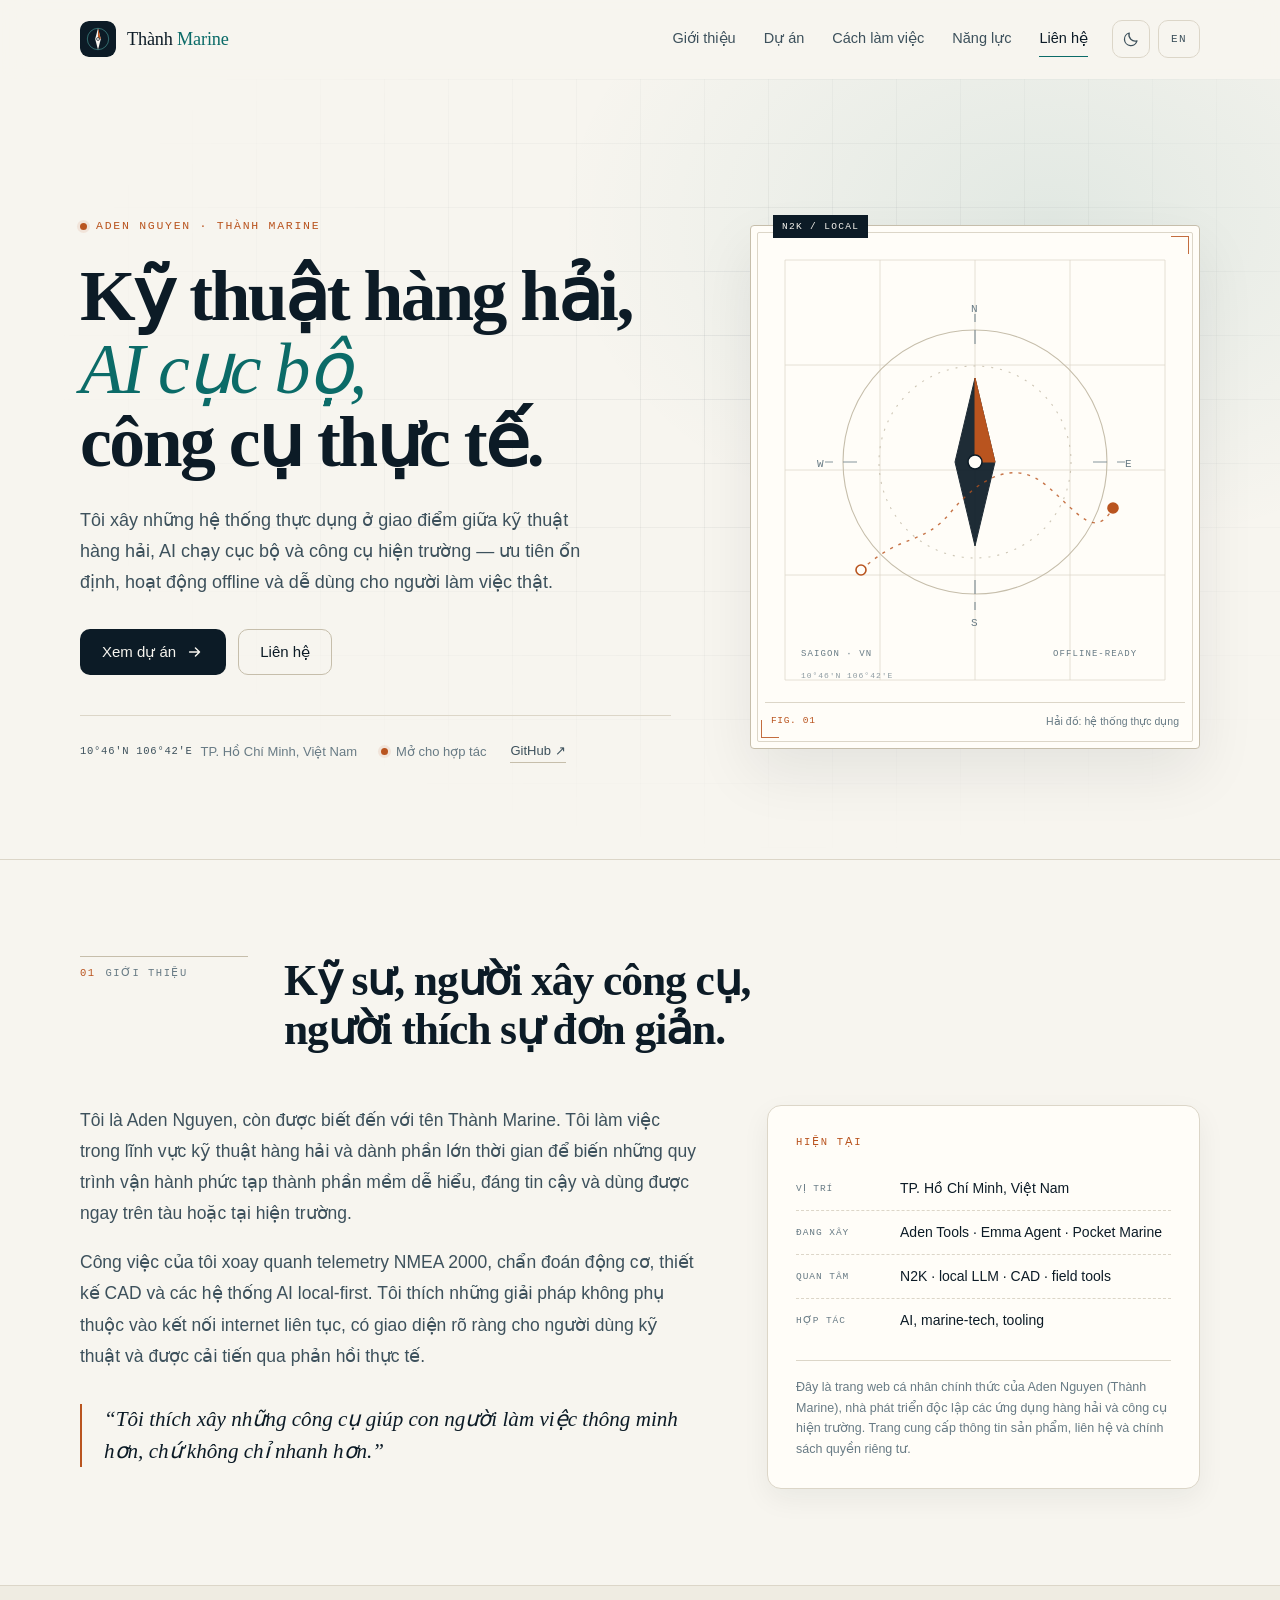
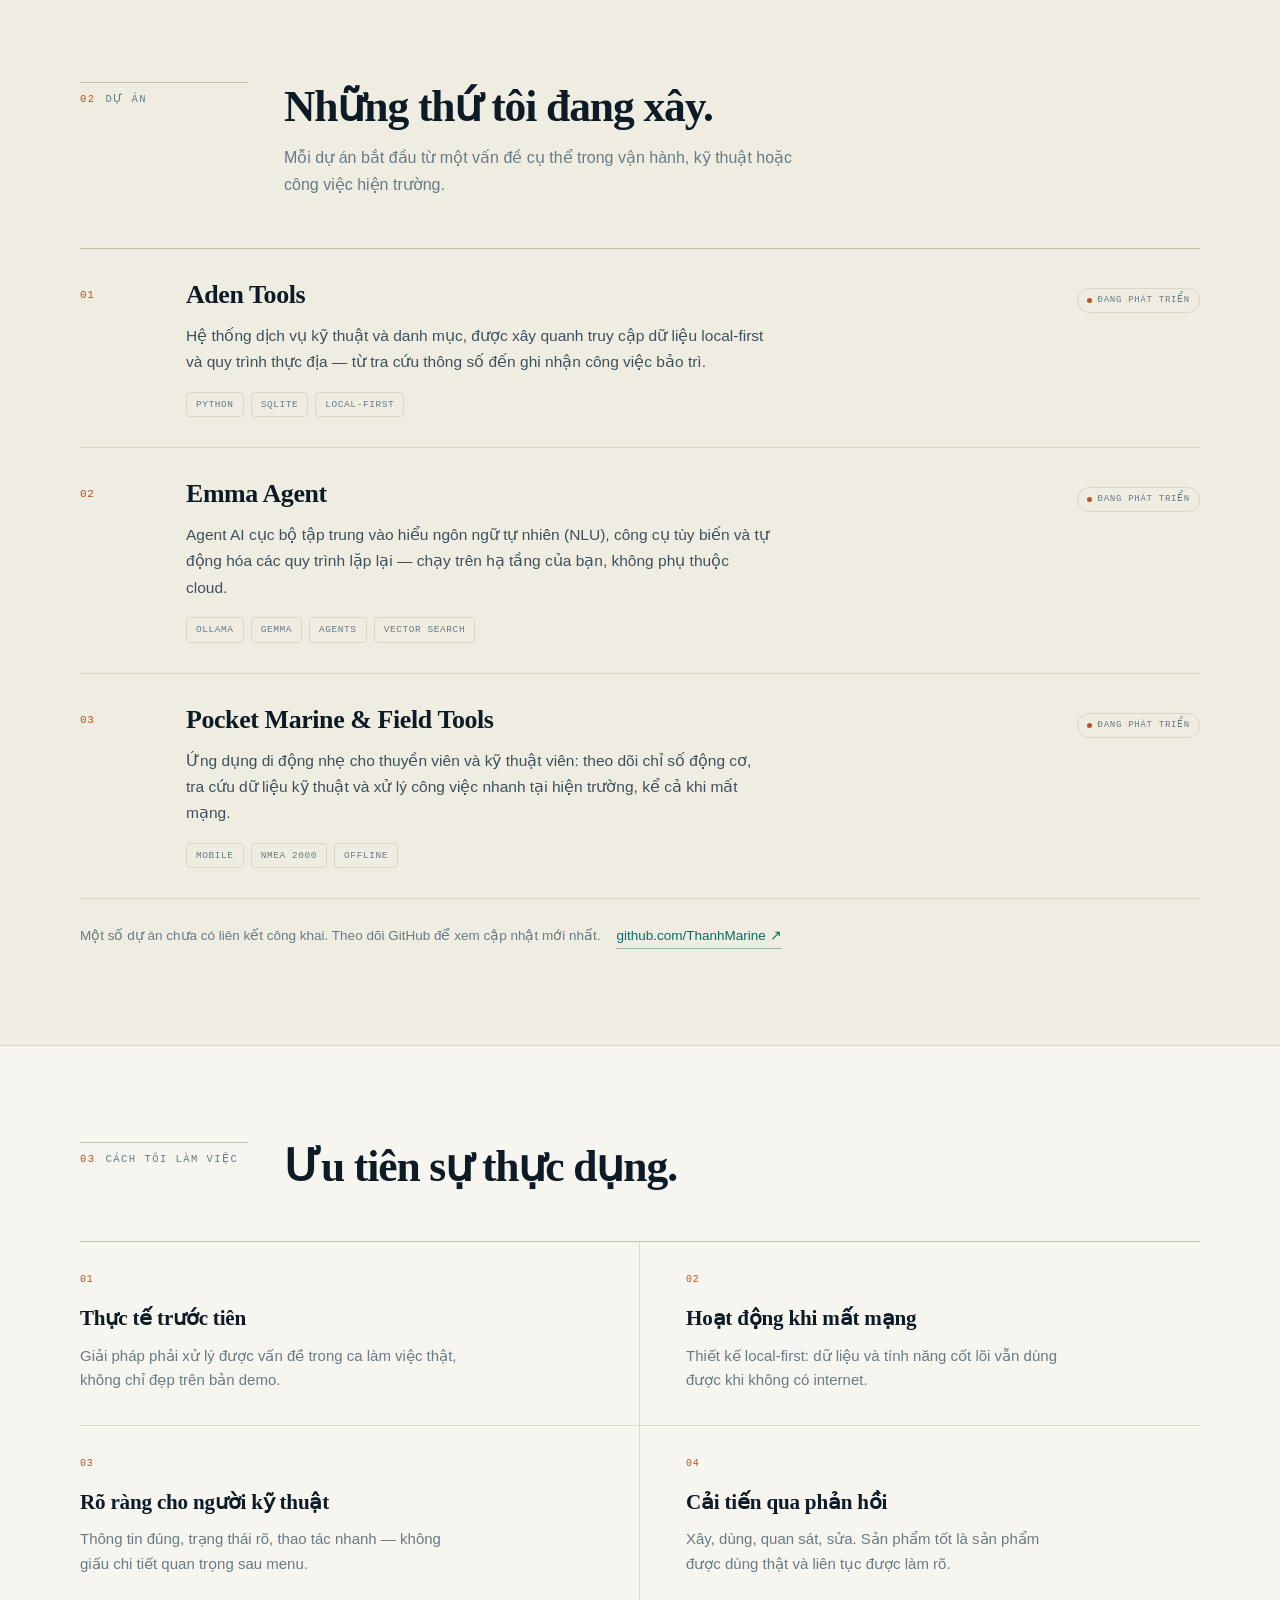
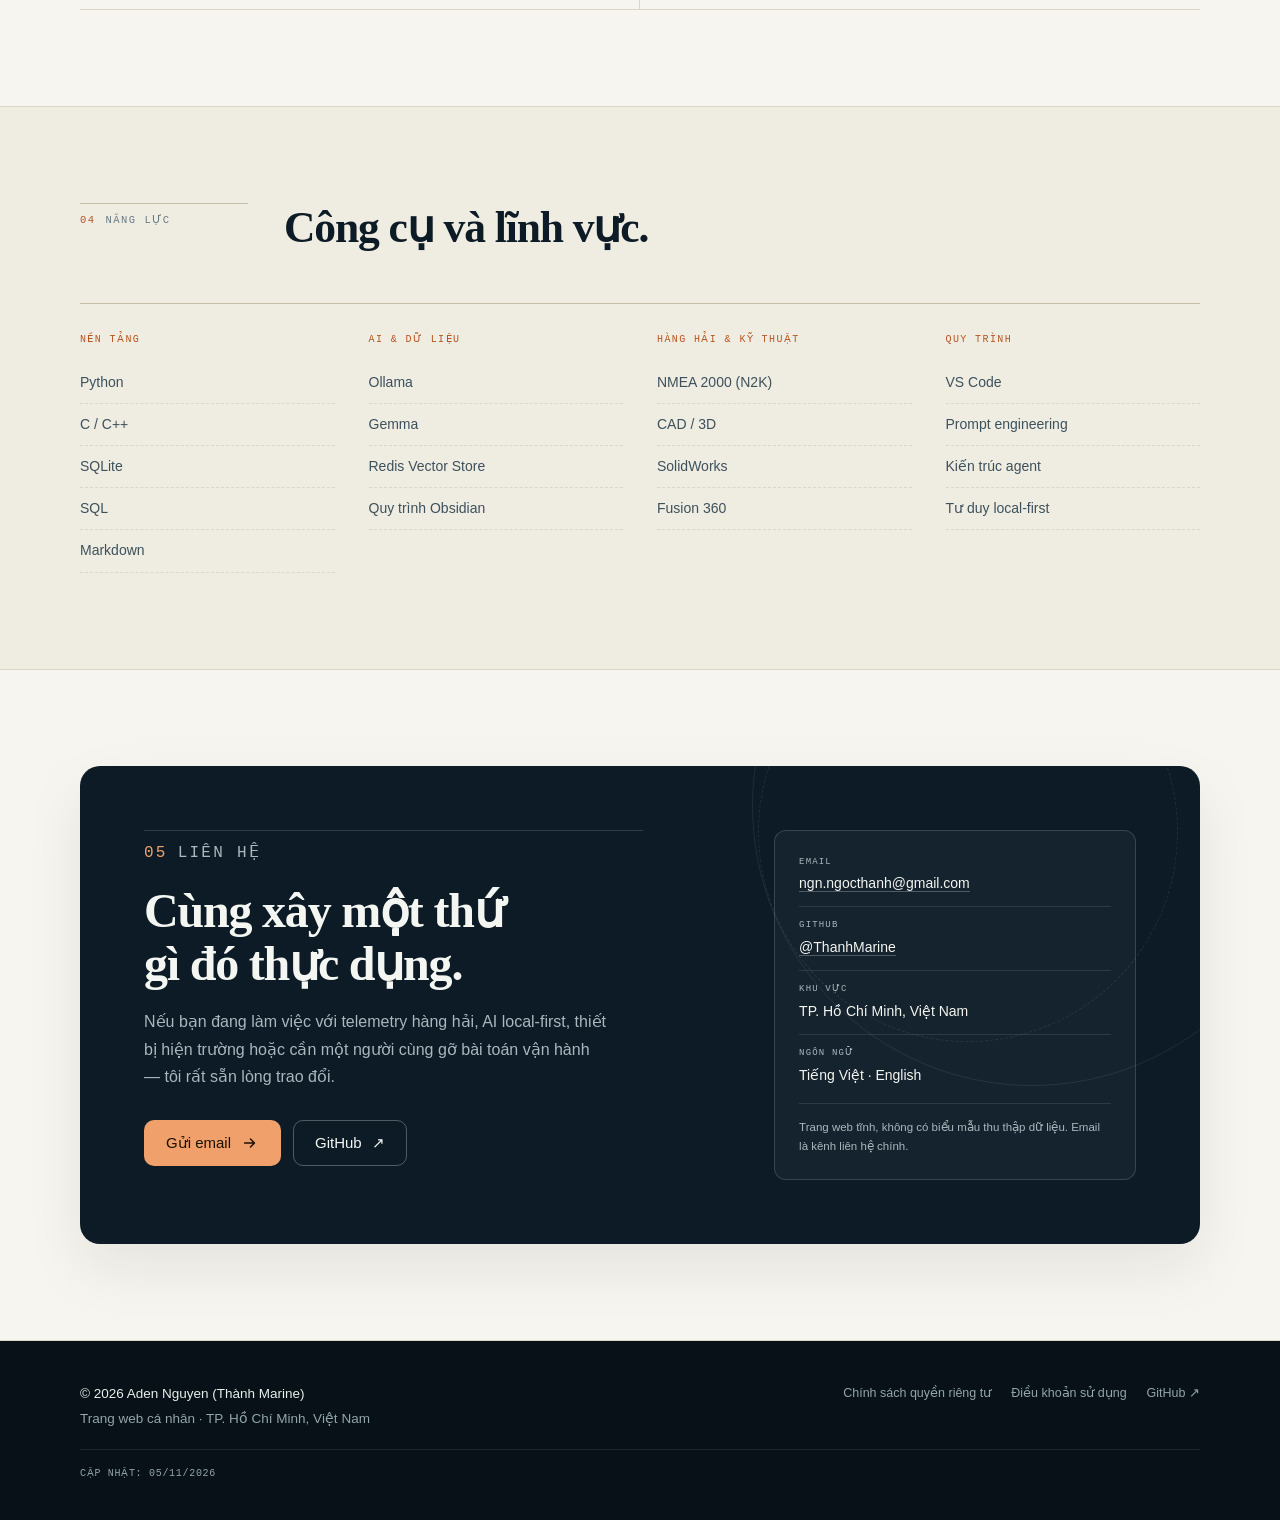
<file: index.html>
<!doctype html>
<html lang="vi" data-theme="light"
      data-title-vi="Thành Marine — Kỹ sư hàng hải &amp; AI local-first"
      data-title-en="Thành Marine — Marine engineer &amp; local-first AI"
      data-desc-vi="Trang web cá nhân của Aden Nguyen (Thành Marine) — kỹ thuật hàng hải, NMEA 2000, AI chạy cục bộ và công cụ hiện trường. TP. Hồ Chí Minh, Việt Nam."
      data-desc-en="Personal website of Aden Nguyen (Thành Marine) — marine engineering, NMEA 2000 telemetry, local-first AI and field tools. Ho Chi Minh City, Vietnam.">
<head>
  <meta charset="utf-8">
  <meta name="viewport" content="width=device-width, initial-scale=1">
  <script>
    (function () {
      try {
        var saved = localStorage.getItem("tm-theme");
        var systemDark = window.matchMedia("(prefers-color-scheme: dark)").matches;
        document.documentElement.dataset.theme = saved || (systemDark ? "dark" : "light");
      } catch (error) {
        document.documentElement.dataset.theme = "light";
      }
      document.documentElement.classList.add("js");
    }());
  </script>

  <title>Thành Marine — Kỹ sư hàng hải &amp; AI local-first</title>
  <meta name="description" content="Trang web cá nhân của Aden Nguyen (Thành Marine) — kỹ thuật hàng hải, NMEA 2000, AI chạy cục bộ và công cụ hiện trường. TP. Hồ Chí Minh, Việt Nam.">
  <meta name="author" content="Aden Nguyen (Thành Marine)">
  <meta name="robots" content="index, follow, max-image-preview:large">
  <link rel="canonical" href="https://thanhmarine.viettest.io.vn/">

  <meta name="theme-color" content="#f7f5ef" media="(prefers-color-scheme: light)">
  <meta name="theme-color" content="#0b141a" media="(prefers-color-scheme: dark)">

  <!-- Google Search Console: thay giá trị bên dưới bằng mã xác minh của bạn rồi deploy lại. -->
  <meta name="google-site-verification" content="q1OjDhD7LoE_d_2PK3yNcSdi1P-nhy2o2iU44FEBF3k">

  <meta property="og:type" content="website">
  <meta property="og:site_name" content="Thành Marine">
  <meta property="og:title" content="Thành Marine — Marine engineer &amp; local-first AI">
  <meta property="og:description" content="Marine engineering, NMEA 2000 telemetry, local-first AI and practical field tools. Based in Ho Chi Minh City, Vietnam.">
  <meta property="og:url" content="https://thanhmarine.viettest.io.vn/">
  <meta property="og:image" content="https://thanhmarine.viettest.io.vn/assets/og-image.png">
  <meta property="og:image:width" content="1200">
  <meta property="og:image:height" content="630">
  <meta property="og:image:alt" content="Thành Marine — marine engineering, local-first AI and field tools">
  <meta property="og:locale" content="vi_VN">
  <meta property="og:locale:alternate" content="en_US">
  <meta name="twitter:card" content="summary_large_image">
  <meta name="twitter:title" content="Thành Marine — Marine engineer &amp; local-first AI">
  <meta name="twitter:description" content="Marine engineering, NMEA 2000 telemetry, local-first AI and practical field tools.">
  <meta name="twitter:image" content="https://thanhmarine.viettest.io.vn/assets/og-image.png">

  <link rel="icon" href="assets/favicon.svg" type="image/svg+xml">
  <link rel="apple-touch-icon" href="assets/apple-touch-icon.png">
  <link rel="manifest" href="site.webmanifest">
  <link rel="stylesheet" href="style.css">

  <script type="application/ld+json">
  {
    "@context": "https://schema.org",
    "@type": "Person",
    "name": "Aden Nguyen",
    "alternateName": ["Thành Marine", "ThanhMarine"],
    "url": "https://thanhmarine.viettest.io.vn/",
    "image": "https://thanhmarine.viettest.io.vn/assets/apple-touch-icon.png",
    "jobTitle": "Marine engineer and software builder",
    "description": "Marine engineer building local-first AI systems and practical field tools for marine operations.",
    "email": "mailto:ngn.ngocthanh@gmail.com",
    "address": {
      "@type": "PostalAddress",
      "addressLocality": "Ho Chi Minh City",
      "addressCountry": "VN"
    },
    "sameAs": ["https://github.com/ThanhMarine"],
    "knowsAbout": [
      "Marine engineering",
      "NMEA 2000",
      "Engine diagnostics",
      "Local-first AI",
      "Ollama",
      "SQLite",
      "CAD"
    ]
  }
  </script>
</head>
<body>
  <a class="skip-link" href="#main">Bỏ qua điều hướng</a>

  <header class="site-header" id="top">
    <div class="shell header-inner">
      <a class="brand" href="#top" aria-label="Thành Marine — về đầu trang">
        <svg class="brand-mark" viewBox="0 0 64 64" aria-hidden="true" focusable="false">
          <rect width="64" height="64" rx="14" fill="#0c1b26"></rect>
          <circle cx="32" cy="32" r="19" fill="none" stroke="#67d8cf" stroke-width="1.4" opacity=".55"></circle>
          <path d="M32 13 L37 32 L32 51 L27 32 Z" fill="#f7f5ef"></path>
          <path d="M32 13 L37 32 L32 32 Z" fill="#b9541f"></path>
          <circle cx="32" cy="32" r="2.6" fill="#f7f5ef" stroke="#0c1b26" stroke-width="1.2"></circle>
        </svg>
        <span class="brand-text">Thành <em>Marine</em></span>
      </a>

      <nav class="site-nav" id="site-nav" aria-label="Điều hướng chính">
        <a href="#about" data-vi="Giới thiệu" data-en="About">Giới thiệu</a>
        <a href="#work" data-vi="Dự án" data-en="Work">Dự án</a>
        <a href="#approach" data-vi="Cách làm việc" data-en="Approach">Cách làm việc</a>
        <a href="#stack" data-vi="Năng lực" data-en="Stack">Năng lực</a>
        <a href="#contact" data-vi="Liên hệ" data-en="Contact">Liên hệ</a>
      </nav>

      <div class="header-tools">
        <button class="icon-button theme-toggle" id="themeToggle" type="button" aria-label="Chuyển giao diện sáng/tối" data-aria-vi="Chuyển giao diện sáng/tối" data-aria-en="Toggle light and dark theme">
          <svg class="icon icon-sun" viewBox="0 0 24 24" aria-hidden="true" focusable="false">
            <circle cx="12" cy="12" r="4.2"></circle>
            <path d="M12 2.5v2.2M12 19.3v2.2M4.6 4.6l1.6 1.6M17.8 17.8l1.6 1.6M2.5 12h2.2M19.3 12h2.2M4.6 19.4l1.6-1.6M17.8 6.2l1.6-1.6"></path>
          </svg>
          <svg class="icon icon-moon" viewBox="0 0 24 24" aria-hidden="true" focusable="false">
            <path d="M20 14.4A8.4 8.4 0 0 1 9.6 4a8.5 8.5 0 1 0 10.4 10.4Z"></path>
          </svg>
        </button>
        <button class="lang-button" id="langToggle" type="button" aria-label="Switch to English" data-aria-vi="Chuyển sang tiếng Anh" data-aria-en="Chuyển sang tiếng Việt">
          <span class="lang-label">EN</span>
        </button>
        <button class="menu-button" id="menuToggle" type="button" aria-expanded="false" aria-controls="site-nav" aria-label="Mở menu" data-aria-vi="Mở menu" data-aria-en="Open menu">
          <span></span><span></span><span></span>
        </button>
      </div>
    </div>
  </header>

  <main id="main">
    <section class="hero" aria-labelledby="hero-title">
      <div class="shell hero-grid">
        <div class="hero-copy">
          <p class="eyebrow"><span class="status-dot" aria-hidden="true"></span> Aden Nguyen · Thành Marine</p>
          <h1 id="hero-title">
            <span data-vi="Kỹ thuật hàng hải," data-en="Marine engineering,">Kỹ thuật hàng hải,</span><br>
            <span class="accent" data-vi="AI cục bộ," data-en="local-first AI,">AI cục bộ,</span><br>
            <span data-vi="công cụ thực tế." data-en="tools that work.">công cụ thực tế.</span>
          </h1>
          <p class="lede" data-vi="Tôi xây những hệ thống thực dụng ở giao điểm giữa kỹ thuật hàng hải, AI chạy cục bộ và công cụ hiện trường — ưu tiên ổn định, hoạt động offline và dễ dùng cho người làm việc thật." data-en="I build practical systems where marine engineering, local-first AI and field tooling meet — reliable, offline-friendly, and designed for people doing real work.">
            Tôi xây những hệ thống thực dụng ở giao điểm giữa kỹ thuật hàng hải, AI chạy cục bộ và công cụ hiện trường — ưu tiên ổn định, hoạt động offline và dễ dùng cho người làm việc thật.
          </p>
          <div class="hero-actions">
            <a class="button button-primary" href="#work">
              <span data-vi="Xem dự án" data-en="See the work">Xem dự án</span>
              <svg viewBox="0 0 20 20" aria-hidden="true" focusable="false"><path d="M4 10h11M10.5 5.5 15 10l-4.5 4.5"></path></svg>
            </a>
            <a class="button button-ghost" href="mailto:ngn.ngocthanh@gmail.com?subject=Hello%20Th%C3%A0nh%20Marine">
              <span data-vi="Liên hệ" data-en="Get in touch">Liên hệ</span>
            </a>
          </div>
          <ul class="hero-meta">
            <li><span class="mono">10°46′N 106°42′E</span> <span data-vi="TP. Hồ Chí Minh, Việt Nam" data-en="Ho Chi Minh City, Vietnam">TP. Hồ Chí Minh, Việt Nam</span></li>
            <li><span class="status-dot" aria-hidden="true"></span> <span data-vi="Mở cho hợp tác" data-en="Open to collaboration">Mở cho hợp tác</span></li>
            <li><a href="https://github.com/ThanhMarine" target="_blank" rel="noopener noreferrer">GitHub <span aria-hidden="true">↗</span></a></li>
          </ul>
        </div>

        <div class="hero-figure" aria-hidden="true">
          <div class="chart">
            <span class="chart-tag">N2K / LOCAL</span>
            <span class="chart-corner chart-corner-tr"></span>
            <span class="chart-corner chart-corner-bl"></span>
            <svg viewBox="0 0 420 460" role="presentation" focusable="false">
              <g class="chart-grid">
                <path d="M20 20h380v420H20z"></path>
                <path d="M20 125h380M20 230h380M20 335h380M115 20v420M210 20v420M305 20v420"></path>
              </g>
              <circle class="chart-ring" cx="210" cy="222" r="132"></circle>
              <circle class="chart-ring chart-ring-faint" cx="210" cy="222" r="96"></circle>
              <g class="chart-ticks">
                <path d="M210 90v14M210 340v14M78 222h14M328 222h14"></path>
                <path d="M210 74v8M210 362v8M60 222h8M352 222h8"></path>
              </g>
              <g class="chart-compass">
                <text x="210" y="72" text-anchor="middle">N</text>
                <text x="210" y="386" text-anchor="middle">S</text>
                <text x="56" y="227" text-anchor="middle">W</text>
                <text x="364" y="227" text-anchor="middle">E</text>
              </g>
              <path class="chart-needle" d="M210 138 L230 222 L210 306 L190 222 Z"></path>
              <path class="chart-needle-accent" d="M210 138 L230 222 L210 222 Z"></path>
              <circle class="chart-hub" cx="210" cy="222" r="7"></circle>
              <path class="chart-route" d="M96 330 C138 292 158 306 186 272 S250 218 282 246 S330 300 348 268"></path>
              <circle class="chart-point" cx="96" cy="330" r="5"></circle>
              <circle class="chart-point chart-point-accent" cx="348" cy="268" r="5"></circle>
              <text class="chart-note" x="36" y="416">SAIGON · VN</text>
              <text class="chart-note" x="288" y="416">OFFLINE-READY</text>
              <text class="chart-note chart-note-small" x="36" y="438">10°46′N 106°42′E</text>
            </svg>
            <div class="chart-footer">
              <span class="mono">FIG. 01</span>
              <span data-vi="Hải đồ: hệ thống thực dụng" data-en="Chart: practical systems">Hải đồ: hệ thống thực dụng</span>
            </div>
          </div>
        </div>
      </div>
    </section>

    <section class="section" id="about" aria-labelledby="about-title">
      <div class="shell">
        <div class="section-head reveal">
          <p class="kicker"><span>01</span> <span data-vi="Giới thiệu" data-en="About">Giới thiệu</span></p>
          <h2 id="about-title" data-vi="Kỹ sư, người xây công cụ, người thích sự đơn giản." data-en="Engineer, toolmaker, and a fan of simple systems.">Kỹ sư, người xây công cụ, người thích sự đơn giản.</h2>
        </div>

        <div class="about-grid">
          <div class="prose reveal">
            <p data-vi="Tôi là Aden Nguyen, còn được biết đến với tên Thành Marine. Tôi làm việc trong lĩnh vực kỹ thuật hàng hải và dành phần lớn thời gian để biến những quy trình vận hành phức tạp thành phần mềm dễ hiểu, đáng tin cậy và dùng được ngay trên tàu hoặc tại hiện trường." data-en="I'm Aden Nguyen, also known as Thành Marine. I work in marine engineering and spend most of my time turning messy operational workflows into software that is clear, reliable and usable right on board or in the field.">
              Tôi là Aden Nguyen, còn được biết đến với tên Thành Marine. Tôi làm việc trong lĩnh vực kỹ thuật hàng hải và dành phần lớn thời gian để biến những quy trình vận hành phức tạp thành phần mềm dễ hiểu, đáng tin cậy và dùng được ngay trên tàu hoặc tại hiện trường.
            </p>
            <p data-vi="Công việc của tôi xoay quanh telemetry NMEA 2000, chẩn đoán động cơ, thiết kế CAD và các hệ thống AI local-first. Tôi thích những giải pháp không phụ thuộc vào kết nối internet liên tục, có giao diện rõ ràng cho người dùng kỹ thuật và được cải tiến qua phản hồi thực tế." data-en="My work revolves around NMEA 2000 telemetry, engine diagnostics, CAD design and local-first AI systems. I favour solutions that don't depend on a constant internet connection, give technical users a clear interface, and improve through real feedback.">
              Công việc của tôi xoay quanh telemetry NMEA 2000, chẩn đoán động cơ, thiết kế CAD và các hệ thống AI local-first. Tôi thích những giải pháp không phụ thuộc vào kết nối internet liên tục, có giao diện rõ ràng cho người dùng kỹ thuật và được cải tiến qua phản hồi thực tế.
            </p>
            <blockquote>
              <p data-vi="“Tôi thích xây những công cụ giúp con người làm việc thông minh hơn, chứ không chỉ nhanh hơn.”" data-en="“I like building tools that help humans work smarter, not just faster.”">“Tôi thích xây những công cụ giúp con người làm việc thông minh hơn, chứ không chỉ nhanh hơn.”</p>
            </blockquote>
          </div>

          <aside class="fact-card reveal" aria-label="Thông tin nhanh">
            <h3 data-vi="Hiện tại" data-en="At a glance">Hiện tại</h3>
            <dl>
              <div>
                <dt data-vi="Vị trí" data-en="Based in">Vị trí</dt>
                <dd data-vi="TP. Hồ Chí Minh, Việt Nam" data-en="Ho Chi Minh City, Vietnam">TP. Hồ Chí Minh, Việt Nam</dd>
              </div>
              <div>
                <dt data-vi="Đang xây" data-en="Building">Đang xây</dt>
                <dd>Aden Tools · Emma Agent · Pocket Marine</dd>
              </div>
              <div>
                <dt data-vi="Quan tâm" data-en="Interests">Quan tâm</dt>
                <dd>N2K · local LLM · CAD · field tools</dd>
              </div>
              <div>
                <dt data-vi="Hợp tác" data-en="Open to">Hợp tác</dt>
                <dd data-vi="AI, marine-tech, tooling" data-en="AI, marine-tech, tooling">AI, marine-tech, tooling</dd>
              </div>
            </dl>
            <p class="identity-note" data-vi="Đây là trang web cá nhân chính thức của Aden Nguyen (Thành Marine), nhà phát triển độc lập các ứng dụng hàng hải và công cụ hiện trường. Trang cung cấp thông tin sản phẩm, liên hệ và chính sách quyền riêng tư." data-en="This is the official personal website of Aden Nguyen (Thành Marine), an independent developer of marine and field tools. It provides product information, contact details and the privacy policy.">
              Đây là trang web cá nhân chính thức của Aden Nguyen (Thành Marine), nhà phát triển độc lập các ứng dụng hàng hải và công cụ hiện trường. Trang cung cấp thông tin sản phẩm, liên hệ và chính sách quyền riêng tư.
            </p>
          </aside>
        </div>
      </div>
    </section>

    <section class="section section-tint" id="work" aria-labelledby="work-title">
      <div class="shell">
        <div class="section-head reveal">
          <p class="kicker"><span>02</span> <span data-vi="Dự án" data-en="Work">Dự án</span></p>
          <h2 id="work-title" data-vi="Những thứ tôi đang xây." data-en="What I'm building.">Những thứ tôi đang xây.</h2>
          <p class="section-intro" data-vi="Mỗi dự án bắt đầu từ một vấn đề cụ thể trong vận hành, kỹ thuật hoặc công việc hiện trường." data-en="Every project starts with a specific problem in operations, engineering or field work.">Mỗi dự án bắt đầu từ một vấn đề cụ thể trong vận hành, kỹ thuật hoặc công việc hiện trường.</p>
        </div>

        <div class="project-list">
          <article class="project reveal">
            <p class="project-index mono">01</p>
            <div class="project-body">
              <div class="project-top">
                <h3>Aden Tools</h3>
                <span class="status" data-vi="Đang phát triển" data-en="In development">Đang phát triển</span>
              </div>
              <p data-vi="Hệ thống dịch vụ kỹ thuật và danh mục, được xây quanh truy cập dữ liệu local-first và quy trình thực địa — từ tra cứu thông số đến ghi nhận công việc bảo trì." data-en="A technical service and catalog system built around local-first data access and field workflows — from parts lookup to maintenance records.">
                Hệ thống dịch vụ kỹ thuật và danh mục, được xây quanh truy cập dữ liệu local-first và quy trình thực địa — từ tra cứu thông số đến ghi nhận công việc bảo trì.
              </p>
              <ul class="tags" aria-label="Công nghệ">
                <li>Python</li><li>SQLite</li><li>Local-first</li>
              </ul>
            </div>
          </article>

          <article class="project reveal">
            <p class="project-index mono">02</p>
            <div class="project-body">
              <div class="project-top">
                <h3>Emma Agent</h3>
                <span class="status" data-vi="Đang phát triển" data-en="In development">Đang phát triển</span>
              </div>
              <p data-vi="Agent AI cục bộ tập trung vào hiểu ngôn ngữ tự nhiên (NLU), công cụ tùy biến và tự động hóa các quy trình lặp lại — chạy trên hạ tầng của bạn, không phụ thuộc cloud." data-en="A local AI agent focused on natural-language understanding, custom tools and automating repetitive workflows — running on your own infrastructure, not in the cloud.">
                Agent AI cục bộ tập trung vào hiểu ngôn ngữ tự nhiên (NLU), công cụ tùy biến và tự động hóa các quy trình lặp lại — chạy trên hạ tầng của bạn, không phụ thuộc cloud.
              </p>
              <ul class="tags" aria-label="Công nghệ">
                <li>Ollama</li><li>Gemma</li><li>Agents</li><li>Vector search</li>
              </ul>
            </div>
          </article>

          <article class="project reveal">
            <p class="project-index mono">03</p>
            <div class="project-body">
              <div class="project-top">
                <h3>Pocket Marine &amp; Field Tools</h3>
                <span class="status" data-vi="Đang phát triển" data-en="In development">Đang phát triển</span>
              </div>
              <p data-vi="Ứng dụng di động nhẹ cho thuyền viên và kỹ thuật viên: theo dõi chỉ số động cơ, tra cứu dữ liệu kỹ thuật và xử lý công việc nhanh tại hiện trường, kể cả khi mất mạng." data-en="Lightweight mobile apps for crew and technicians: engine metrics, technical data lookup and fast field workflows — even when the network is gone.">
                Ứng dụng di động nhẹ cho thuyền viên và kỹ thuật viên: theo dõi chỉ số động cơ, tra cứu dữ liệu kỹ thuật và xử lý công việc nhanh tại hiện trường, kể cả khi mất mạng.
              </p>
              <ul class="tags" aria-label="Công nghệ">
                <li>Mobile</li><li>NMEA 2000</li><li>Offline</li>
              </ul>
            </div>
          </article>
        </div>

        <p class="fineprint reveal">
          <span data-vi="Một số dự án chưa có liên kết công khai. Theo dõi GitHub để xem cập nhật mới nhất." data-en="Some projects don't have public links yet. Follow GitHub for the latest updates.">Một số dự án chưa có liên kết công khai. Theo dõi GitHub để xem cập nhật mới nhất.</span>
          <a href="https://github.com/ThanhMarine" target="_blank" rel="noopener noreferrer">github.com/ThanhMarine <span aria-hidden="true">↗</span></a>
        </p>
      </div>
    </section>

    <section class="section" id="approach" aria-labelledby="approach-title">
      <div class="shell">
        <div class="section-head reveal">
          <p class="kicker"><span>03</span> <span data-vi="Cách tôi làm việc" data-en="Approach">Cách tôi làm việc</span></p>
          <h2 id="approach-title" data-vi="Ưu tiên sự thực dụng." data-en="Usefulness over hype.">Ưu tiên sự thực dụng.</h2>
        </div>

        <div class="principle-grid">
          <article class="principle reveal">
            <p class="principle-number mono">01</p>
            <h3 data-vi="Thực tế trước tiên" data-en="Real-world first">Thực tế trước tiên</h3>
            <p data-vi="Giải pháp phải xử lý được vấn đề trong ca làm việc thật, không chỉ đẹp trên bản demo." data-en="A solution has to solve the problem during a real shift, not just look good in a demo.">Giải pháp phải xử lý được vấn đề trong ca làm việc thật, không chỉ đẹp trên bản demo.</p>
          </article>
          <article class="principle reveal">
            <p class="principle-number mono">02</p>
            <h3 data-vi="Hoạt động khi mất mạng" data-en="Works offline">Hoạt động khi mất mạng</h3>
            <p data-vi="Thiết kế local-first: dữ liệu và tính năng cốt lõi vẫn dùng được khi không có internet." data-en="Local-first by design: core data and features keep working without an internet connection.">Thiết kế local-first: dữ liệu và tính năng cốt lõi vẫn dùng được khi không có internet.</p>
          </article>
          <article class="principle reveal">
            <p class="principle-number mono">03</p>
            <h3 data-vi="Rõ ràng cho người kỹ thuật" data-en="Clear for technical users">Rõ ràng cho người kỹ thuật</h3>
            <p data-vi="Thông tin đúng, trạng thái rõ, thao tác nhanh — không giấu chi tiết quan trọng sau menu." data-en="Accurate information, visible state, fast actions — important details are never buried in a menu.">Thông tin đúng, trạng thái rõ, thao tác nhanh — không giấu chi tiết quan trọng sau menu.</p>
          </article>
          <article class="principle reveal">
            <p class="principle-number mono">04</p>
            <h3 data-vi="Cải tiến qua phản hồi" data-en="Built through feedback">Cải tiến qua phản hồi</h3>
            <p data-vi="Xây, dùng, quan sát, sửa. Sản phẩm tốt là sản phẩm được dùng thật và liên tục được làm rõ." data-en="Build, use, observe, fix. Good products are used in the real world and continuously made clearer.">Xây, dùng, quan sát, sửa. Sản phẩm tốt là sản phẩm được dùng thật và liên tục được làm rõ.</p>
          </article>
        </div>
      </div>
    </section>

    <section class="section section-tint" id="stack" aria-labelledby="stack-title">
      <div class="shell">
        <div class="section-head reveal">
          <p class="kicker"><span>04</span> <span data-vi="Năng lực" data-en="Stack">Năng lực</span></p>
          <h2 id="stack-title" data-vi="Công cụ và lĩnh vực." data-en="Tools and domains.">Công cụ và lĩnh vực.</h2>
        </div>

        <div class="stack-grid">
          <div class="stack-group reveal">
            <h3 data-vi="Nền tảng" data-en="Core">Nền tảng</h3>
            <ul>
              <li>Python</li><li>C / C++</li><li>SQLite</li><li>SQL</li><li>Markdown</li>
            </ul>
          </div>
          <div class="stack-group reveal">
            <h3 data-vi="AI &amp; dữ liệu" data-en="AI &amp; data">AI &amp; dữ liệu</h3>
            <ul>
              <li>Ollama</li><li>Gemma</li><li>Redis Vector Store</li><li data-vi="Quy trình Obsidian" data-en="Obsidian workflows">Quy trình Obsidian</li>
            </ul>
          </div>
          <div class="stack-group reveal">
            <h3 data-vi="Hàng hải &amp; kỹ thuật" data-en="Marine &amp; engineering">Hàng hải &amp; kỹ thuật</h3>
            <ul>
              <li>NMEA 2000 (N2K)</li><li>CAD / 3D</li><li>SolidWorks</li><li>Fusion 360</li>
            </ul>
          </div>
          <div class="stack-group reveal">
            <h3 data-vi="Quy trình" data-en="Workflow">Quy trình</h3>
            <ul>
              <li>VS Code</li><li data-vi="Prompt engineering" data-en="Prompt engineering">Prompt engineering</li><li data-vi="Kiến trúc agent" data-en="Agent architecture">Kiến trúc agent</li><li data-vi="Tư duy local-first" data-en="Local-first thinking">Tư duy local-first</li>
            </ul>
          </div>
        </div>
      </div>
    </section>

    <section class="section contact-section" id="contact" aria-labelledby="contact-title">
      <div class="shell contact-panel">
        <div class="contact-copy reveal">
          <p class="kicker"><span>05</span> <span data-vi="Liên hệ" data-en="Contact">Liên hệ</span></p>
          <h2 id="contact-title" data-vi="Cùng xây một thứ gì đó thực dụng." data-en="Let's build something useful.">Cùng xây một thứ gì đó thực dụng.</h2>
          <p data-vi="Nếu bạn đang làm việc với telemetry hàng hải, AI local-first, thiết bị hiện trường hoặc cần một người cùng gỡ bài toán vận hành — tôi rất sẵn lòng trao đổi." data-en="If you work with marine telemetry, local-first AI or field devices — or need someone to untangle an operational problem — I'd be glad to talk.">
            Nếu bạn đang làm việc với telemetry hàng hải, AI local-first, thiết bị hiện trường hoặc cần một người cùng gỡ bài toán vận hành — tôi rất sẵn lòng trao đổi.
          </p>
          <div class="contact-actions">
            <a class="button button-signal" href="mailto:ngn.ngocthanh@gmail.com?subject=Hello%20Th%C3%A0nh%20Marine">
              <span data-vi="Gửi email" data-en="Send an email">Gửi email</span>
              <svg viewBox="0 0 20 20" aria-hidden="true" focusable="false"><path d="M4 10h11M10.5 5.5 15 10l-4.5 4.5"></path></svg>
            </a>
            <a class="button button-outline-light" href="https://github.com/ThanhMarine" target="_blank" rel="noopener noreferrer">GitHub <span aria-hidden="true">↗</span></a>
          </div>
        </div>

        <div class="contact-card reveal">
          <dl>
            <div>
              <dt>Email</dt>
              <dd><a href="mailto:ngn.ngocthanh@gmail.com">ngn.ngocthanh@gmail.com</a></dd>
            </div>
            <div>
              <dt>GitHub</dt>
              <dd><a href="https://github.com/ThanhMarine" target="_blank" rel="noopener noreferrer">@ThanhMarine</a></dd>
            </div>
            <div>
              <dt data-vi="Khu vực" data-en="Location">Khu vực</dt>
              <dd data-vi="TP. Hồ Chí Minh, Việt Nam" data-en="Ho Chi Minh City, Vietnam">TP. Hồ Chí Minh, Việt Nam</dd>
            </div>
            <div>
              <dt data-vi="Ngôn ngữ" data-en="Languages">Ngôn ngữ</dt>
              <dd data-vi="Tiếng Việt · English" data-en="Vietnamese · English">Tiếng Việt · English</dd>
            </div>
          </dl>
          <p class="contact-note" data-vi="Trang web tĩnh, không có biểu mẫu thu thập dữ liệu. Email là kênh liên hệ chính." data-en="This is a static site with no data-collecting forms. Email is the main contact channel.">Trang web tĩnh, không có biểu mẫu thu thập dữ liệu. Email là kênh liên hệ chính.</p>
        </div>
      </div>
    </section>
  </main>

  <footer class="site-footer">
    <div class="shell footer-inner">
      <div class="footer-brand">
        <p>© <span id="year">2026</span> Aden Nguyen (Thành Marine)</p>
        <p class="footer-note" data-vi="Trang web cá nhân · TP. Hồ Chí Minh, Việt Nam" data-en="Personal website · Ho Chi Minh City, Vietnam">Trang web cá nhân · TP. Hồ Chí Minh, Việt Nam</p>
      </div>
      <nav class="footer-nav" aria-label="Liên kết chân trang">
        <a href="privacy.html" data-vi="Chính sách quyền riêng tư" data-en="Privacy policy">Chính sách quyền riêng tư</a>
        <a href="terms.html" data-vi="Điều khoản sử dụng" data-en="Terms of use">Điều khoản sử dụng</a>
        <a href="https://github.com/ThanhMarine" target="_blank" rel="noopener noreferrer">GitHub <span aria-hidden="true">↗</span></a>
      </nav>
      <p class="footer-updated mono" data-vi="Cập nhật: 05/11/2026" data-en="Updated: 05 Nov 2026">Cập nhật: 05/11/2026</p>
    </div>
  </footer>

  <script src="script.js"></script>
</body>
</html>
</file>
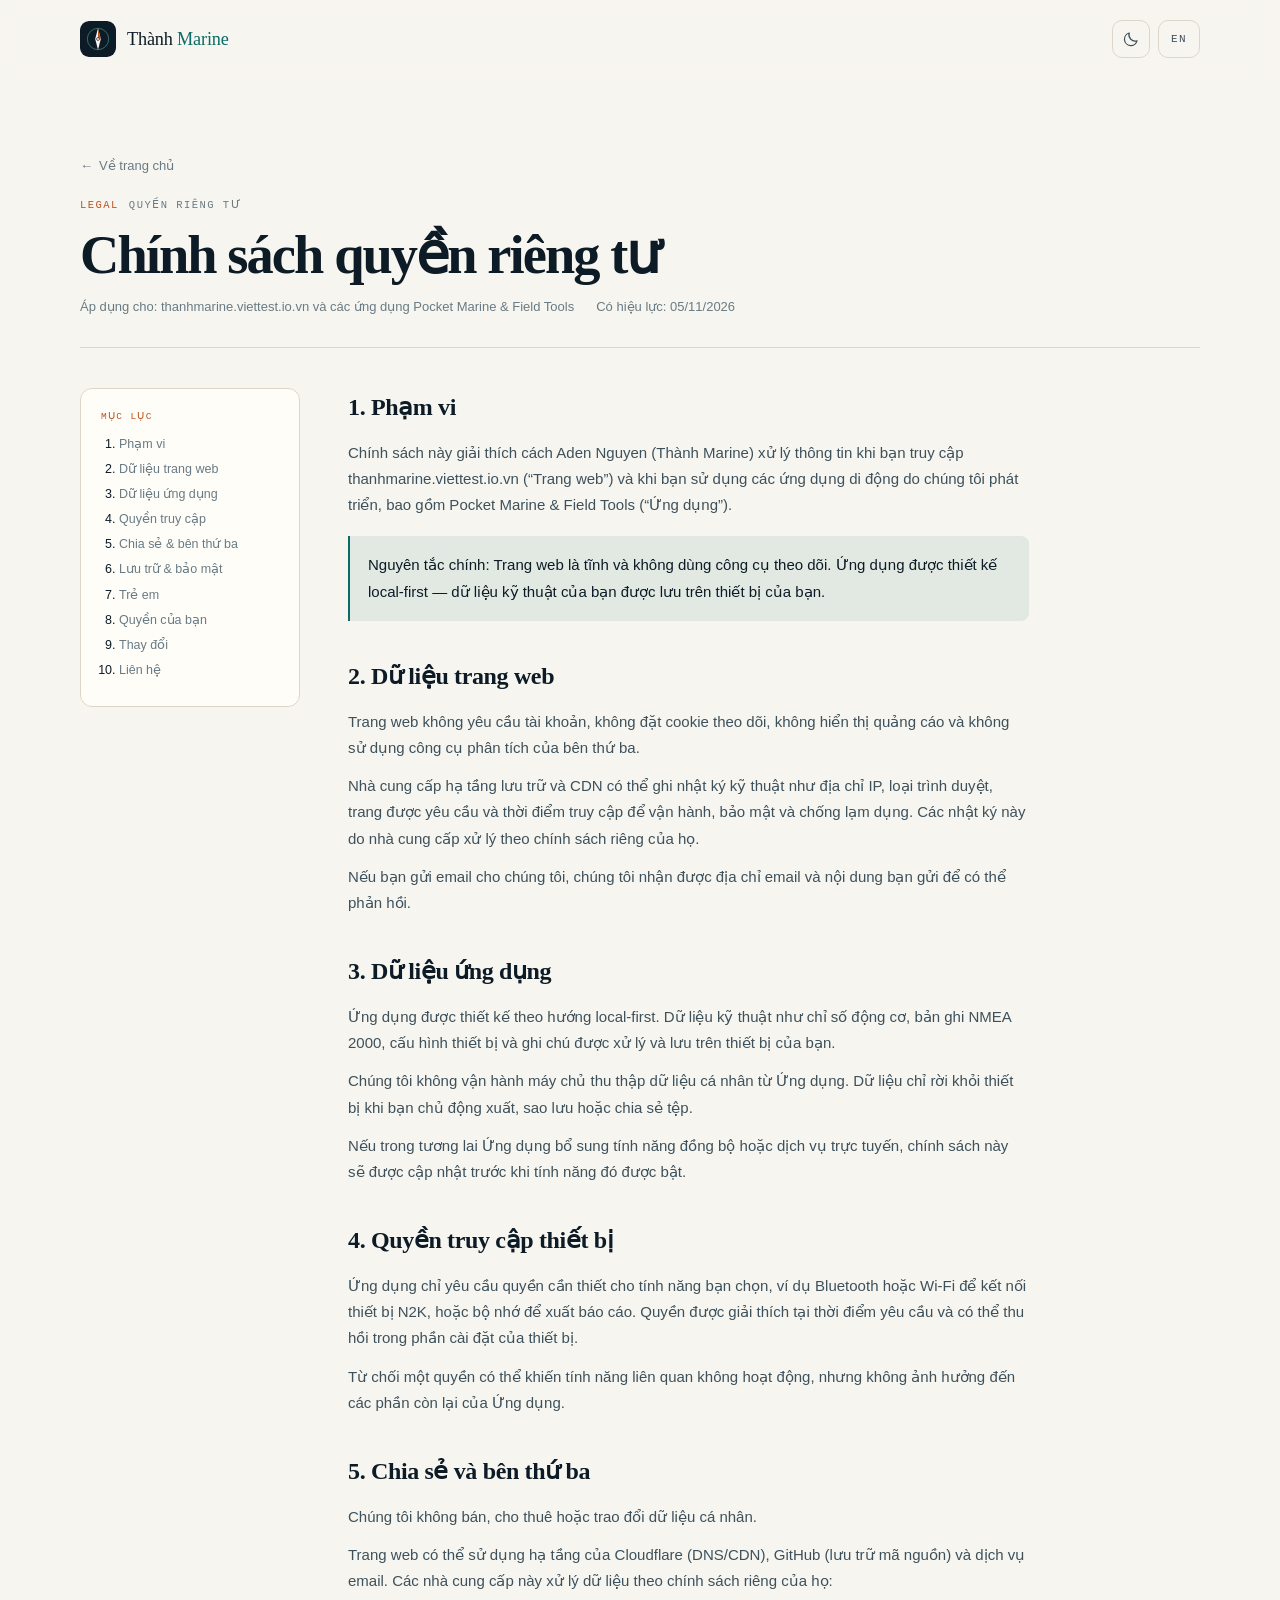
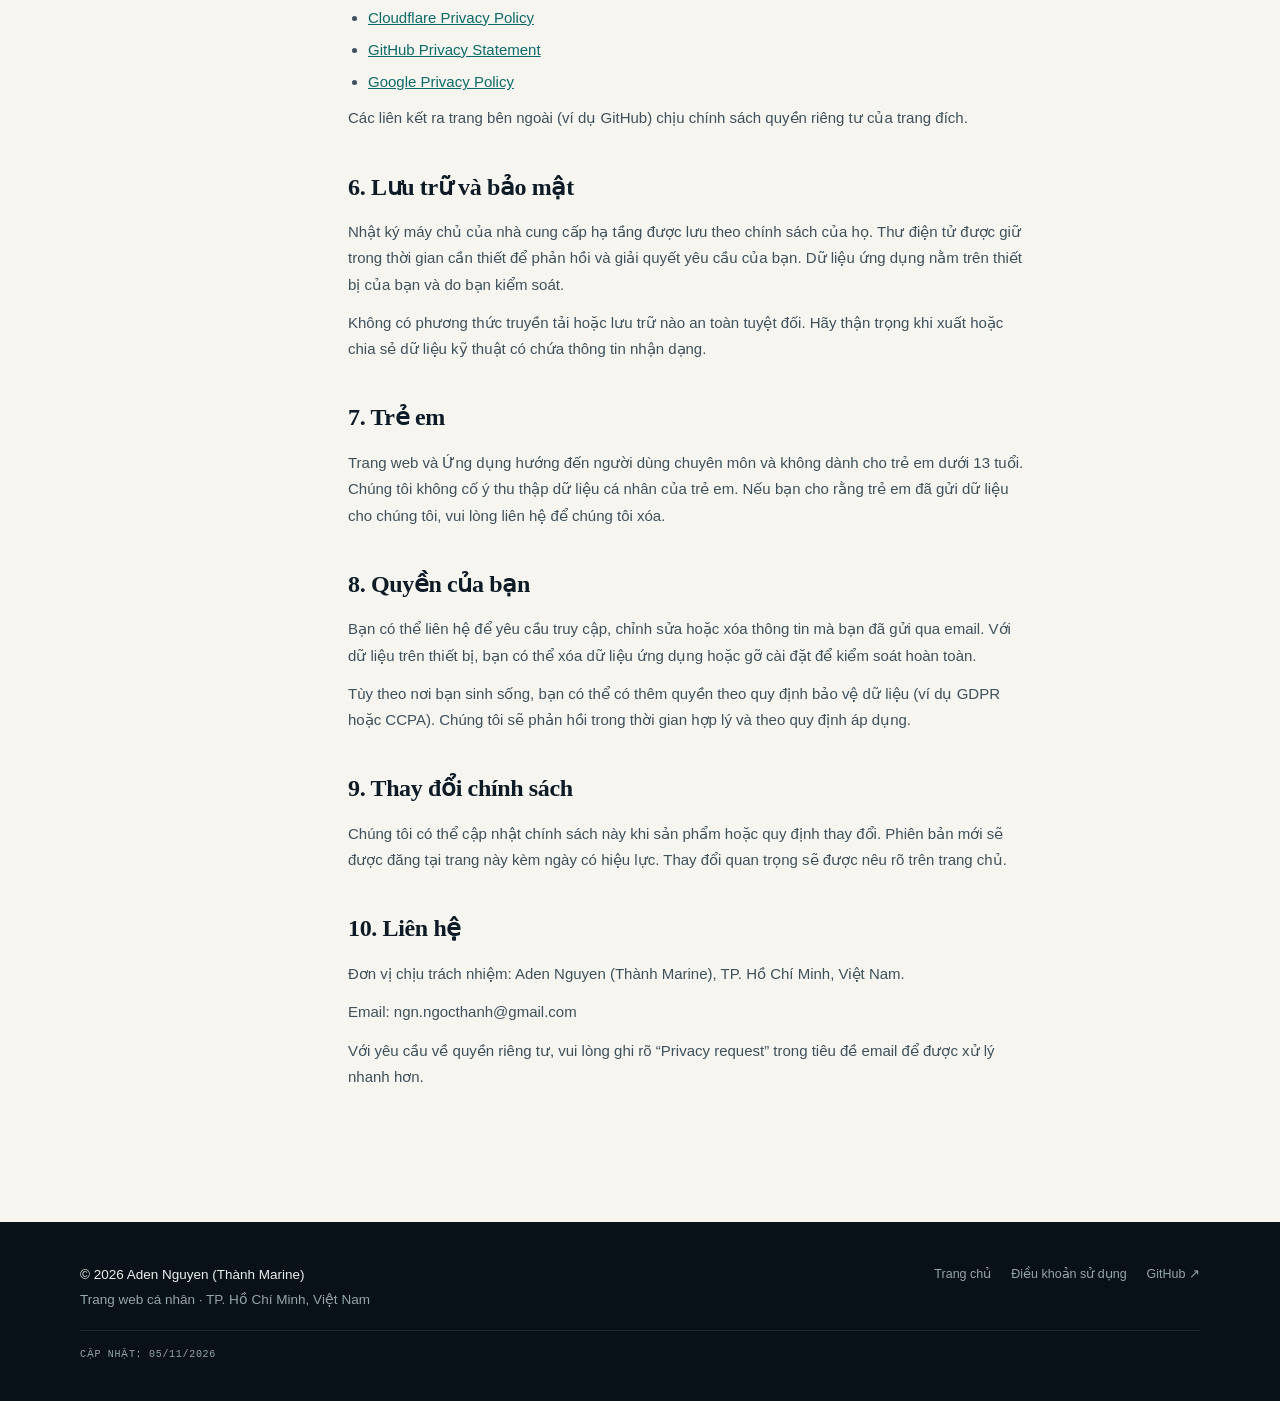
<file: privacy.html>
<!doctype html>
<html lang="vi" data-theme="light"
      data-title-vi="Chính sách quyền riêng tư — Thành Marine"
      data-title-en="Privacy policy — Thành Marine"
      data-desc-vi="Cách Aden Nguyen (Thành Marine) xử lý dữ liệu trên trang web cá nhân và trong các ứng dụng Pocket Marine & Field Tools."
      data-desc-en="How Aden Nguyen (Thành Marine) handles data on the personal website and in the Pocket Marine & Field Tools apps.">
<head>
  <meta charset="utf-8">
  <meta name="viewport" content="width=device-width, initial-scale=1">
  <script>
    (function () {
      try {
        var saved = localStorage.getItem("tm-theme");
        var systemDark = window.matchMedia("(prefers-color-scheme: dark)").matches;
        document.documentElement.dataset.theme = saved || (systemDark ? "dark" : "light");
      } catch (error) {
        document.documentElement.dataset.theme = "light";
      }
      document.documentElement.classList.add("js");
    }());
  </script>

  <title>Chính sách quyền riêng tư — Thành Marine</title>
  <meta name="description" content="Cách Aden Nguyen (Thành Marine) xử lý dữ liệu trên trang web cá nhân và trong các ứng dụng Pocket Marine & Field Tools.">
  <meta name="author" content="Aden Nguyen (Thành Marine)">
  <meta name="robots" content="index, follow">
  <link rel="canonical" href="https://thanhmarine.viettest.io.vn/privacy.html">

  <meta name="theme-color" content="#f7f5ef" media="(prefers-color-scheme: light)">
  <meta name="theme-color" content="#0b141a" media="(prefers-color-scheme: dark)">
  <meta property="og:type" content="website">
  <meta property="og:title" content="Chính sách quyền riêng tư — Thành Marine">
  <meta property="og:url" content="https://thanhmarine.viettest.io.vn/privacy.html">

  <link rel="icon" href="assets/favicon.svg" type="image/svg+xml">
  <link rel="apple-touch-icon" href="assets/apple-touch-icon.png">
  <link rel="manifest" href="site.webmanifest">
  <link rel="stylesheet" href="style.css">
</head>
<body class="legal-page">
  <a class="skip-link" href="#main">Bỏ qua điều hướng</a>

  <header class="site-header">
    <div class="shell header-inner">
      <a class="brand" href="index.html" aria-label="Thành Marine — về trang chủ">
        <svg class="brand-mark" viewBox="0 0 64 64" aria-hidden="true" focusable="false">
          <rect width="64" height="64" rx="14" fill="#0c1b26"></rect>
          <circle cx="32" cy="32" r="19" fill="none" stroke="#67d8cf" stroke-width="1.4" opacity=".55"></circle>
          <path d="M32 13 L37 32 L32 51 L27 32 Z" fill="#f7f5ef"></path>
          <path d="M32 13 L37 32 L32 32 Z" fill="#b9541f"></path>
          <circle cx="32" cy="32" r="2.6" fill="#f7f5ef" stroke="#0c1b26" stroke-width="1.2"></circle>
        </svg>
        <span class="brand-text">Thành <em>Marine</em></span>
      </a>

      <div class="header-tools">
        <button class="icon-button theme-toggle" id="themeToggle" type="button" aria-label="Chuyển giao diện sáng/tối" data-aria-vi="Chuyển giao diện sáng/tối" data-aria-en="Toggle light and dark theme">
          <svg class="icon icon-sun" viewBox="0 0 24 24" aria-hidden="true" focusable="false">
            <circle cx="12" cy="12" r="4.2"></circle>
            <path d="M12 2.5v2.2M12 19.3v2.2M4.6 4.6l1.6 1.6M17.8 17.8l1.6 1.6M2.5 12h2.2M19.3 12h2.2M4.6 19.4l1.6-1.6M17.8 6.2l1.6-1.6"></path>
          </svg>
          <svg class="icon icon-moon" viewBox="0 0 24 24" aria-hidden="true" focusable="false">
            <path d="M20 14.4A8.4 8.4 0 0 1 9.6 4a8.5 8.5 0 1 0 10.4 10.4Z"></path>
          </svg>
        </button>
        <button class="lang-button" id="langToggle" type="button" aria-label="Switch to English" data-aria-vi="Chuyển sang tiếng Anh" data-aria-en="Chuyển sang tiếng Việt">
          <span class="lang-label">EN</span>
        </button>
      </div>
    </div>
  </header>

  <main id="main" class="legal-main">
    <div class="shell">
      <a class="back-link" href="index.html">← <span data-vi="Về trang chủ" data-en="Back to home">Về trang chủ</span></a>

      <div class="legal-head">
        <p class="kicker"><span>LEGAL</span> <span data-vi="Quyền riêng tư" data-en="Privacy">Quyền riêng tư</span></p>
        <h1 data-vi="Chính sách quyền riêng tư" data-en="Privacy policy">Chính sách quyền riêng tư</h1>
        <div class="legal-meta">
          <span data-vi="Áp dụng cho: thanhmarine.viettest.io.vn và các ứng dụng Pocket Marine &amp; Field Tools" data-en="Applies to: thanhmarine.viettest.io.vn and the Pocket Marine &amp; Field Tools apps">Áp dụng cho: thanhmarine.viettest.io.vn và các ứng dụng Pocket Marine &amp; Field Tools</span>
          <span data-vi="Có hiệu lực: 05/11/2026" data-en="Effective: 05 Nov 2026">Có hiệu lực: 05/11/2026</span>
        </div>
      </div>

      <div class="legal-body">
        <nav class="legal-toc" aria-label="Mục lục">
          <p data-vi="Mục lục" data-en="Contents">Mục lục</p>
          <ol>
            <li><a href="#scope" data-vi="Phạm vi" data-en="Scope">Phạm vi</a></li>
            <li><a href="#website" data-vi="Dữ liệu trang web" data-en="Website data">Dữ liệu trang web</a></li>
            <li><a href="#apps" data-vi="Dữ liệu ứng dụng" data-en="App data">Dữ liệu ứng dụng</a></li>
            <li><a href="#permissions" data-vi="Quyền truy cập" data-en="Permissions">Quyền truy cập</a></li>
            <li><a href="#sharing" data-vi="Chia sẻ &amp; bên thứ ba" data-en="Sharing &amp; third parties">Chia sẻ &amp; bên thứ ba</a></li>
            <li><a href="#retention" data-vi="Lưu trữ &amp; bảo mật" data-en="Retention &amp; security">Lưu trữ &amp; bảo mật</a></li>
            <li><a href="#children" data-vi="Trẻ em" data-en="Children">Trẻ em</a></li>
            <li><a href="#rights" data-vi="Quyền của bạn" data-en="Your rights">Quyền của bạn</a></li>
            <li><a href="#changes" data-vi="Thay đổi" data-en="Changes">Thay đổi</a></li>
            <li><a href="#contact" data-vi="Liên hệ" data-en="Contact">Liên hệ</a></li>
          </ol>
        </nav>

        <div class="legal-content">
          <section id="scope">
            <h2 data-vi="1. Phạm vi" data-en="1. Scope">1. Phạm vi</h2>
            <p data-vi="Chính sách này giải thích cách Aden Nguyen (Thành Marine) xử lý thông tin khi bạn truy cập thanhmarine.viettest.io.vn (“Trang web”) và khi bạn sử dụng các ứng dụng di động do chúng tôi phát triển, bao gồm Pocket Marine &amp; Field Tools (“Ứng dụng”)." data-en="This policy explains how Aden Nguyen (Thành Marine) handles information when you visit thanhmarine.viettest.io.vn (the “Website”) and when you use mobile applications we develop, including Pocket Marine &amp; Field Tools (the “Apps”).">
              Chính sách này giải thích cách Aden Nguyen (Thành Marine) xử lý thông tin khi bạn truy cập thanhmarine.viettest.io.vn (“Trang web”) và khi bạn sử dụng các ứng dụng di động do chúng tôi phát triển, bao gồm Pocket Marine &amp; Field Tools (“Ứng dụng”).
            </p>
            <div class="notice">
              <p data-vi="Nguyên tắc chính: Trang web là tĩnh và không dùng công cụ theo dõi. Ứng dụng được thiết kế local-first — dữ liệu kỹ thuật của bạn được lưu trên thiết bị của bạn." data-en="Main principle: the Website is static and uses no tracking tools. The Apps are local-first — your technical data stays on your device.">
                Nguyên tắc chính: Trang web là tĩnh và không dùng công cụ theo dõi. Ứng dụng được thiết kế local-first — dữ liệu kỹ thuật của bạn được lưu trên thiết bị của bạn.
              </p>
            </div>
          </section>

          <section id="website">
            <h2 data-vi="2. Dữ liệu trang web" data-en="2. Website data">2. Dữ liệu trang web</h2>
            <p data-vi="Trang web không yêu cầu tài khoản, không đặt cookie theo dõi, không hiển thị quảng cáo và không sử dụng công cụ phân tích của bên thứ ba." data-en="The Website does not require an account, does not set tracking cookies, shows no advertising and does not use third-party analytics.">
              Trang web không yêu cầu tài khoản, không đặt cookie theo dõi, không hiển thị quảng cáo và không sử dụng công cụ phân tích của bên thứ ba.
            </p>
            <p data-vi="Nhà cung cấp hạ tầng lưu trữ và CDN có thể ghi nhật ký kỹ thuật như địa chỉ IP, loại trình duyệt, trang được yêu cầu và thời điểm truy cập để vận hành, bảo mật và chống lạm dụng. Các nhật ký này do nhà cung cấp xử lý theo chính sách riêng của họ." data-en="Hosting and CDN providers may log technical data such as IP address, browser type, requested page and access time for operations, security and abuse prevention. Those logs are handled by the providers under their own policies.">
              Nhà cung cấp hạ tầng lưu trữ và CDN có thể ghi nhật ký kỹ thuật như địa chỉ IP, loại trình duyệt, trang được yêu cầu và thời điểm truy cập để vận hành, bảo mật và chống lạm dụng. Các nhật ký này do nhà cung cấp xử lý theo chính sách riêng của họ.
            </p>
            <p data-vi="Nếu bạn gửi email cho chúng tôi, chúng tôi nhận được địa chỉ email và nội dung bạn gửi để có thể phản hồi." data-en="If you email us, we receive your email address and the content you send so that we can reply.">
              Nếu bạn gửi email cho chúng tôi, chúng tôi nhận được địa chỉ email và nội dung bạn gửi để có thể phản hồi.
            </p>
          </section>

          <section id="apps">
            <h2 data-vi="3. Dữ liệu ứng dụng" data-en="3. App data">3. Dữ liệu ứng dụng</h2>
            <p data-vi="Ứng dụng được thiết kế theo hướng local-first. Dữ liệu kỹ thuật như chỉ số động cơ, bản ghi NMEA 2000, cấu hình thiết bị và ghi chú được xử lý và lưu trên thiết bị của bạn." data-en="The Apps are designed local-first. Technical data such as engine metrics, NMEA 2000 records, device configuration and notes is processed and stored on your device.">
              Ứng dụng được thiết kế theo hướng local-first. Dữ liệu kỹ thuật như chỉ số động cơ, bản ghi NMEA 2000, cấu hình thiết bị và ghi chú được xử lý và lưu trên thiết bị của bạn.
            </p>
            <p data-vi="Chúng tôi không vận hành máy chủ thu thập dữ liệu cá nhân từ Ứng dụng. Dữ liệu chỉ rời khỏi thiết bị khi bạn chủ động xuất, sao lưu hoặc chia sẻ tệp." data-en="We do not operate a server that collects personal data from the Apps. Data leaves your device only when you deliberately export, back up or share a file.">
              Chúng tôi không vận hành máy chủ thu thập dữ liệu cá nhân từ Ứng dụng. Dữ liệu chỉ rời khỏi thiết bị khi bạn chủ động xuất, sao lưu hoặc chia sẻ tệp.
            </p>
            <p data-vi="Nếu trong tương lai Ứng dụng bổ sung tính năng đồng bộ hoặc dịch vụ trực tuyến, chính sách này sẽ được cập nhật trước khi tính năng đó được bật." data-en="If the Apps add sync or online services in the future, this policy will be updated before those features are enabled.">
              Nếu trong tương lai Ứng dụng bổ sung tính năng đồng bộ hoặc dịch vụ trực tuyến, chính sách này sẽ được cập nhật trước khi tính năng đó được bật.
            </p>
          </section>

          <section id="permissions">
            <h2 data-vi="4. Quyền truy cập thiết bị" data-en="4. Device permissions">4. Quyền truy cập thiết bị</h2>
            <p data-vi="Ứng dụng chỉ yêu cầu quyền cần thiết cho tính năng bạn chọn, ví dụ Bluetooth hoặc Wi-Fi để kết nối thiết bị N2K, hoặc bộ nhớ để xuất báo cáo. Quyền được giải thích tại thời điểm yêu cầu và có thể thu hồi trong phần cài đặt của thiết bị." data-en="The Apps request only the permissions needed for the features you choose, for example Bluetooth or Wi-Fi to connect N2K devices, or storage to export reports. Permissions are explained when requested and can be revoked in your device settings.">
              Ứng dụng chỉ yêu cầu quyền cần thiết cho tính năng bạn chọn, ví dụ Bluetooth hoặc Wi-Fi để kết nối thiết bị N2K, hoặc bộ nhớ để xuất báo cáo. Quyền được giải thích tại thời điểm yêu cầu và có thể thu hồi trong phần cài đặt của thiết bị.
            </p>
            <p data-vi="Từ chối một quyền có thể khiến tính năng liên quan không hoạt động, nhưng không ảnh hưởng đến các phần còn lại của Ứng dụng." data-en="Declining a permission may prevent the related feature from working, but does not affect the rest of the App.">
              Từ chối một quyền có thể khiến tính năng liên quan không hoạt động, nhưng không ảnh hưởng đến các phần còn lại của Ứng dụng.
            </p>
          </section>

          <section id="sharing">
            <h2 data-vi="5. Chia sẻ và bên thứ ba" data-en="5. Sharing and third parties">5. Chia sẻ và bên thứ ba</h2>
            <p data-vi="Chúng tôi không bán, cho thuê hoặc trao đổi dữ liệu cá nhân." data-en="We do not sell, rent or trade personal data.">
              Chúng tôi không bán, cho thuê hoặc trao đổi dữ liệu cá nhân.
            </p>
            <p data-vi="Trang web có thể sử dụng hạ tầng của Cloudflare (DNS/CDN), GitHub (lưu trữ mã nguồn) và dịch vụ email. Các nhà cung cấp này xử lý dữ liệu theo chính sách riêng của họ:" data-en="The Website may use infrastructure from Cloudflare (DNS/CDN), GitHub (source hosting) and email services. These providers process data under their own policies:">
              Trang web có thể sử dụng hạ tầng của Cloudflare (DNS/CDN), GitHub (lưu trữ mã nguồn) và dịch vụ email. Các nhà cung cấp này xử lý dữ liệu theo chính sách riêng của họ:
            </p>
            <ul>
              <li><a href="https://www.cloudflare.com/privacypolicy/" target="_blank" rel="noopener noreferrer">Cloudflare Privacy Policy</a></li>
              <li><a href="https://docs.github.com/en/site-policy/privacy-policies/github-privacy-statement" target="_blank" rel="noopener noreferrer">GitHub Privacy Statement</a></li>
              <li><a href="https://policies.google.com/privacy" target="_blank" rel="noopener noreferrer">Google Privacy Policy</a></li>
            </ul>
            <p data-vi="Các liên kết ra trang bên ngoài (ví dụ GitHub) chịu chính sách quyền riêng tư của trang đích." data-en="Links to external sites (for example GitHub) are governed by the destination site's privacy policy.">
              Các liên kết ra trang bên ngoài (ví dụ GitHub) chịu chính sách quyền riêng tư của trang đích.
            </p>
          </section>

          <section id="retention">
            <h2 data-vi="6. Lưu trữ và bảo mật" data-en="6. Retention and security">6. Lưu trữ và bảo mật</h2>
            <p data-vi="Nhật ký máy chủ của nhà cung cấp hạ tầng được lưu theo chính sách của họ. Thư điện tử được giữ trong thời gian cần thiết để phản hồi và giải quyết yêu cầu của bạn. Dữ liệu ứng dụng nằm trên thiết bị của bạn và do bạn kiểm soát." data-en="Infrastructure provider logs are retained under their policies. Emails are kept for as long as needed to respond to and resolve your request. App data lives on your device and is under your control.">
              Nhật ký máy chủ của nhà cung cấp hạ tầng được lưu theo chính sách của họ. Thư điện tử được giữ trong thời gian cần thiết để phản hồi và giải quyết yêu cầu của bạn. Dữ liệu ứng dụng nằm trên thiết bị của bạn và do bạn kiểm soát.
            </p>
            <p data-vi="Không có phương thức truyền tải hoặc lưu trữ nào an toàn tuyệt đối. Hãy thận trọng khi xuất hoặc chia sẻ dữ liệu kỹ thuật có chứa thông tin nhận dạng." data-en="No method of transmission or storage is completely secure. Please take care when exporting or sharing technical data that contains identifying information.">
              Không có phương thức truyền tải hoặc lưu trữ nào an toàn tuyệt đối. Hãy thận trọng khi xuất hoặc chia sẻ dữ liệu kỹ thuật có chứa thông tin nhận dạng.
            </p>
          </section>

          <section id="children">
            <h2 data-vi="7. Trẻ em" data-en="7. Children">7. Trẻ em</h2>
            <p data-vi="Trang web và Ứng dụng hướng đến người dùng chuyên môn và không dành cho trẻ em dưới 13 tuổi. Chúng tôi không cố ý thu thập dữ liệu cá nhân của trẻ em. Nếu bạn cho rằng trẻ em đã gửi dữ liệu cho chúng tôi, vui lòng liên hệ để chúng tôi xóa." data-en="The Website and Apps are aimed at professional users and are not directed to children under 13. We do not knowingly collect personal data from children. If you believe a child has sent us data, please contact us so we can delete it.">
              Trang web và Ứng dụng hướng đến người dùng chuyên môn và không dành cho trẻ em dưới 13 tuổi. Chúng tôi không cố ý thu thập dữ liệu cá nhân của trẻ em. Nếu bạn cho rằng trẻ em đã gửi dữ liệu cho chúng tôi, vui lòng liên hệ để chúng tôi xóa.
            </p>
          </section>

          <section id="rights">
            <h2 data-vi="8. Quyền của bạn" data-en="8. Your rights">8. Quyền của bạn</h2>
            <p data-vi="Bạn có thể liên hệ để yêu cầu truy cập, chỉnh sửa hoặc xóa thông tin mà bạn đã gửi qua email. Với dữ liệu trên thiết bị, bạn có thể xóa dữ liệu ứng dụng hoặc gỡ cài đặt để kiểm soát hoàn toàn." data-en="You can contact us to request access to, correction of, or deletion of information you sent by email. For on-device data, you can clear the app's data or uninstall it for full control.">
              Bạn có thể liên hệ để yêu cầu truy cập, chỉnh sửa hoặc xóa thông tin mà bạn đã gửi qua email. Với dữ liệu trên thiết bị, bạn có thể xóa dữ liệu ứng dụng hoặc gỡ cài đặt để kiểm soát hoàn toàn.
            </p>
            <p data-vi="Tùy theo nơi bạn sinh sống, bạn có thể có thêm quyền theo quy định bảo vệ dữ liệu (ví dụ GDPR hoặc CCPA). Chúng tôi sẽ phản hồi trong thời gian hợp lý và theo quy định áp dụng." data-en="Depending on where you live, you may have additional rights under data protection laws (for example GDPR or CCPA). We will respond within a reasonable time and in line with applicable law.">
              Tùy theo nơi bạn sinh sống, bạn có thể có thêm quyền theo quy định bảo vệ dữ liệu (ví dụ GDPR hoặc CCPA). Chúng tôi sẽ phản hồi trong thời gian hợp lý và theo quy định áp dụng.
            </p>
          </section>

          <section id="changes">
            <h2 data-vi="9. Thay đổi chính sách" data-en="9. Changes to this policy">9. Thay đổi chính sách</h2>
            <p data-vi="Chúng tôi có thể cập nhật chính sách này khi sản phẩm hoặc quy định thay đổi. Phiên bản mới sẽ được đăng tại trang này kèm ngày có hiệu lực. Thay đổi quan trọng sẽ được nêu rõ trên trang chủ." data-en="We may update this policy as products or regulations change. The new version will be posted on this page with an effective date. Material changes will be highlighted on the home page.">
              Chúng tôi có thể cập nhật chính sách này khi sản phẩm hoặc quy định thay đổi. Phiên bản mới sẽ được đăng tại trang này kèm ngày có hiệu lực. Thay đổi quan trọng sẽ được nêu rõ trên trang chủ.
            </p>
          </section>

          <section id="contact">
            <h2 data-vi="10. Liên hệ" data-en="10. Contact">10. Liên hệ</h2>
            <p data-vi="Đơn vị chịu trách nhiệm: Aden Nguyen (Thành Marine), TP. Hồ Chí Minh, Việt Nam." data-en="Data controller: Aden Nguyen (Thành Marine), Ho Chi Minh City, Vietnam.">
              Đơn vị chịu trách nhiệm: Aden Nguyen (Thành Marine), TP. Hồ Chí Minh, Việt Nam.
            </p>
            <p data-vi="Email: ngn.ngocthanh@gmail.com" data-en="Email: ngn.ngocthanh@gmail.com">Email: ngn.ngocthanh@gmail.com</p>
            <p data-vi="Với yêu cầu về quyền riêng tư, vui lòng ghi rõ “Privacy request” trong tiêu đề email để được xử lý nhanh hơn." data-en="For privacy requests, please include “Privacy request” in the email subject so it can be handled faster.">
              Với yêu cầu về quyền riêng tư, vui lòng ghi rõ “Privacy request” trong tiêu đề email để được xử lý nhanh hơn.
            </p>
          </section>
        </div>
      </div>
    </div>
  </main>

  <footer class="site-footer">
    <div class="shell footer-inner">
      <div class="footer-brand">
        <p>© <span id="year">2026</span> Aden Nguyen (Thành Marine)</p>
        <p class="footer-note" data-vi="Trang web cá nhân · TP. Hồ Chí Minh, Việt Nam" data-en="Personal website · Ho Chi Minh City, Vietnam">Trang web cá nhân · TP. Hồ Chí Minh, Việt Nam</p>
      </div>
      <nav class="footer-nav" aria-label="Liên kết chân trang">
        <a href="index.html" data-vi="Trang chủ" data-en="Home">Trang chủ</a>
        <a href="terms.html" data-vi="Điều khoản sử dụng" data-en="Terms of use">Điều khoản sử dụng</a>
        <a href="https://github.com/ThanhMarine" target="_blank" rel="noopener noreferrer">GitHub <span aria-hidden="true">↗</span></a>
      </nav>
      <p class="footer-updated mono" data-vi="Cập nhật: 05/11/2026" data-en="Updated: 05 Nov 2026">Cập nhật: 05/11/2026</p>
    </div>
  </footer>

  <script src="script.js"></script>
</body>
</html>
</file>
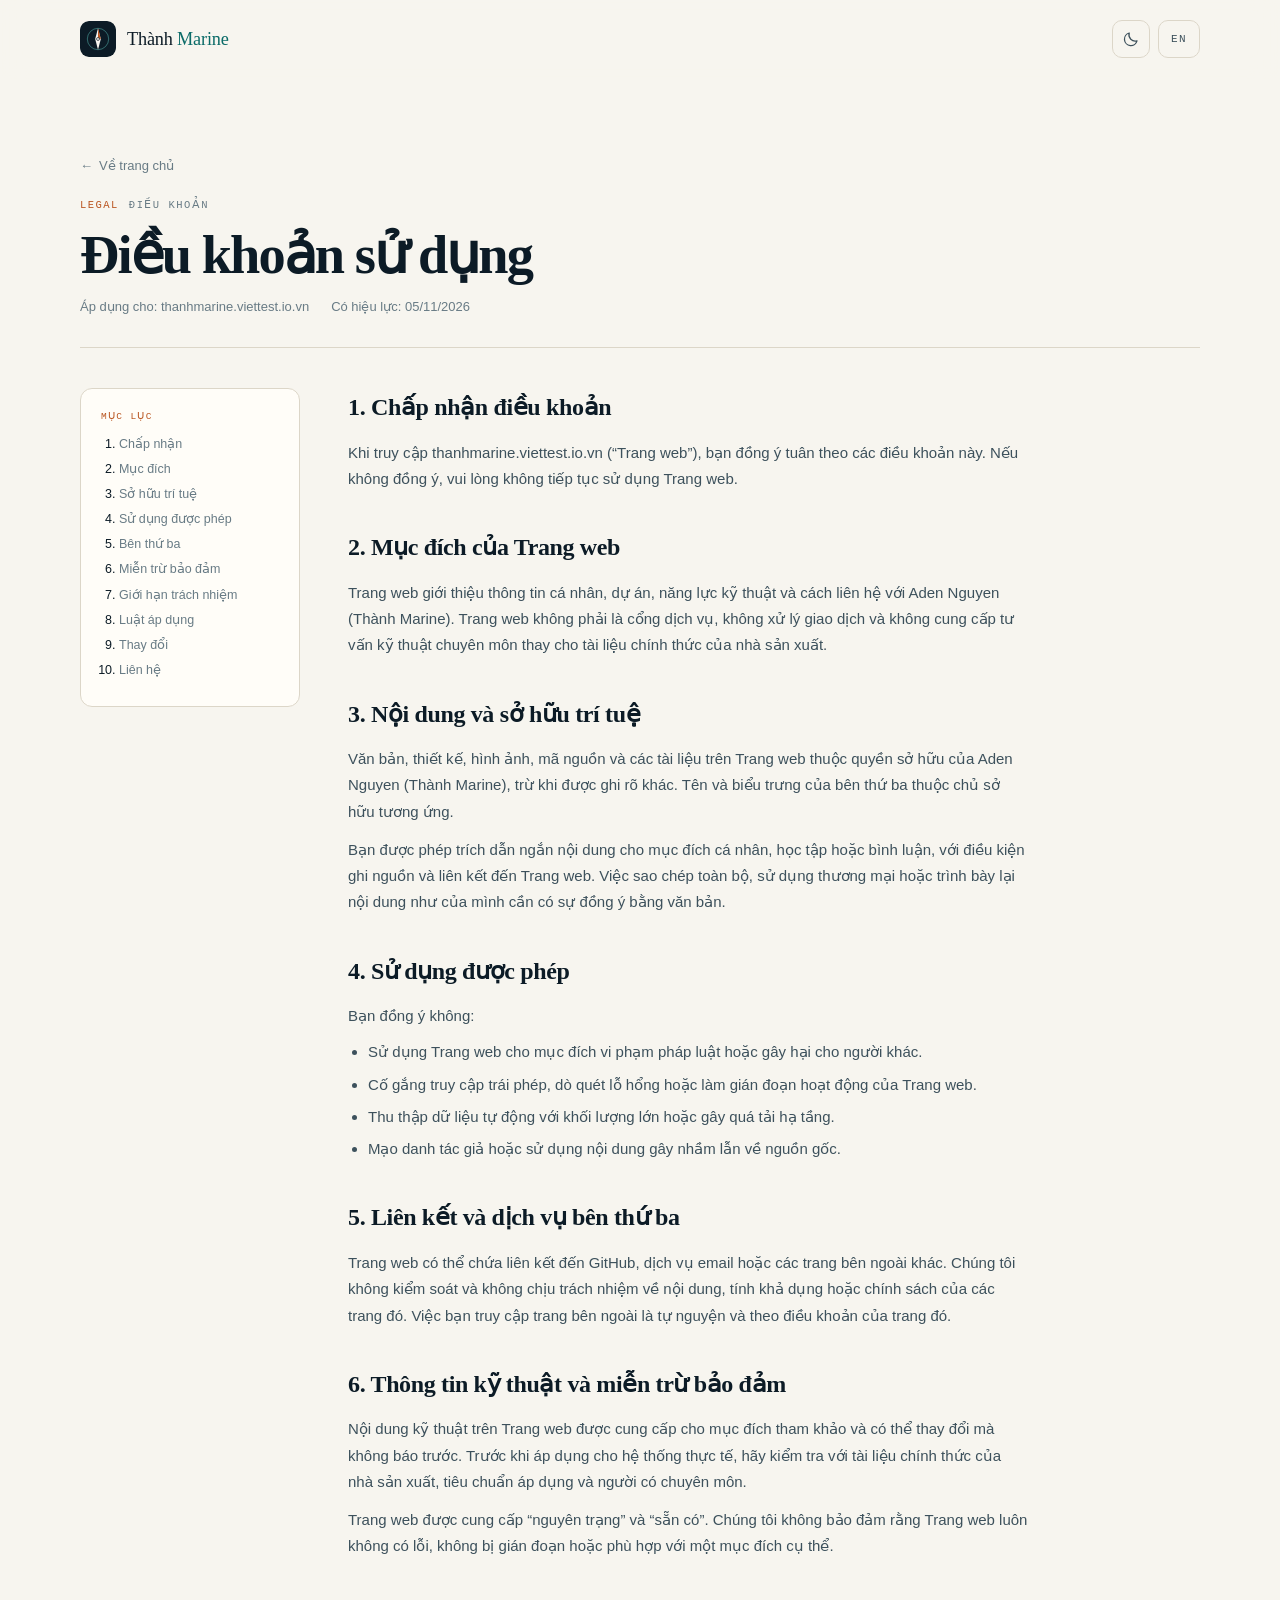
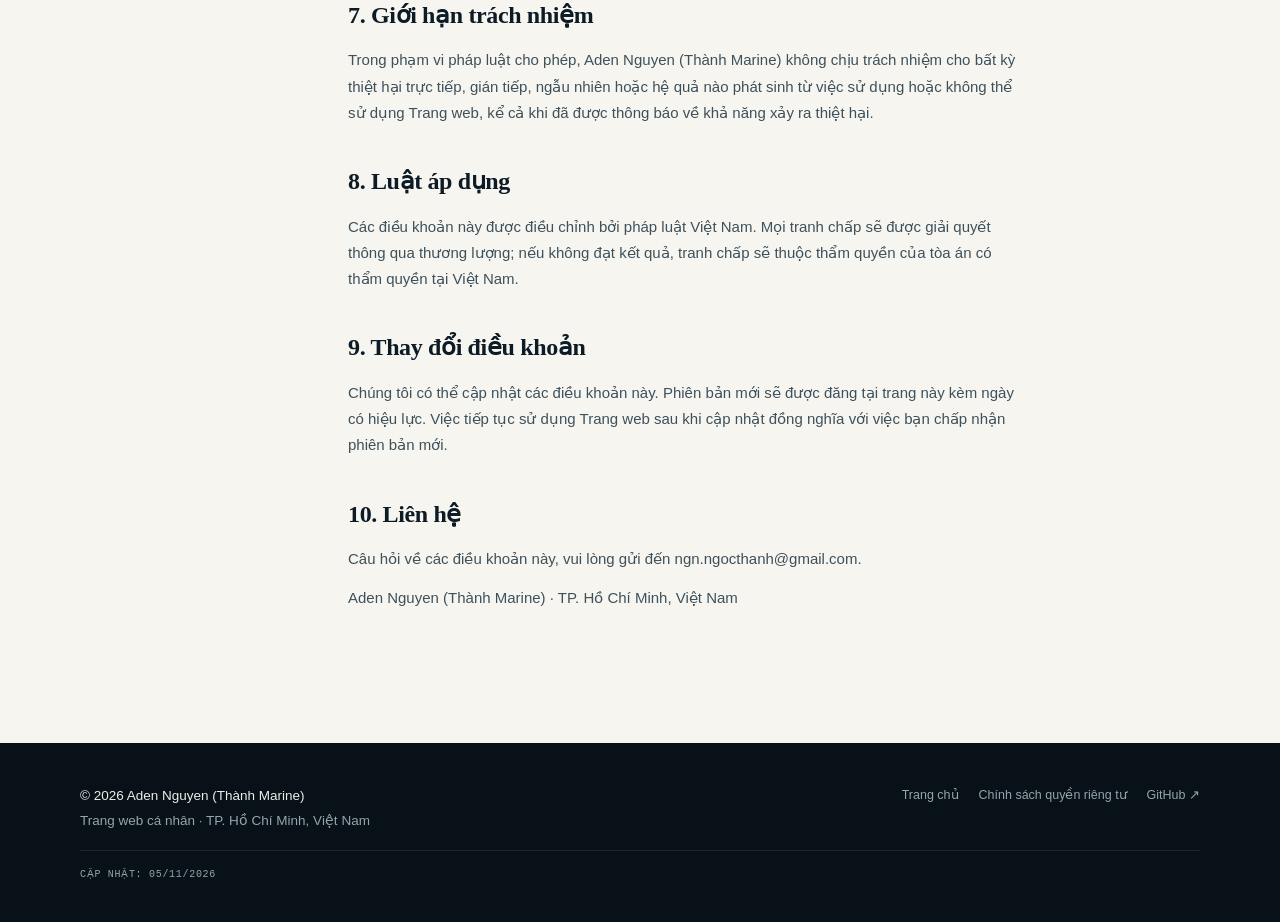
<file: terms.html>
<!doctype html>
<html lang="vi" data-theme="light"
      data-title-vi="Điều khoản sử dụng — Thành Marine"
      data-title-en="Terms of use — Thành Marine"
      data-desc-vi="Điều khoản sử dụng website cá nhân thanhmarine.viettest.io.vn của Aden Nguyen (Thành Marine)."
      data-desc-en="Terms of use for the personal website thanhmarine.viettest.io.vn by Aden Nguyen (Thành Marine).">
<head>
  <meta charset="utf-8">
  <meta name="viewport" content="width=device-width, initial-scale=1">
  <script>
    (function () {
      try {
        var saved = localStorage.getItem("tm-theme");
        var systemDark = window.matchMedia("(prefers-color-scheme: dark)").matches;
        document.documentElement.dataset.theme = saved || (systemDark ? "dark" : "light");
      } catch (error) {
        document.documentElement.dataset.theme = "light";
      }
      document.documentElement.classList.add("js");
    }());
  </script>

  <title>Điều khoản sử dụng — Thành Marine</title>
  <meta name="description" content="Điều khoản sử dụng website cá nhân thanhmarine.viettest.io.vn của Aden Nguyen (Thành Marine).">
  <meta name="author" content="Aden Nguyen (Thành Marine)">
  <meta name="robots" content="index, follow">
  <link rel="canonical" href="https://thanhmarine.viettest.io.vn/terms.html">

  <meta name="theme-color" content="#f7f5ef" media="(prefers-color-scheme: light)">
  <meta name="theme-color" content="#0b141a" media="(prefers-color-scheme: dark)">
  <meta property="og:type" content="website">
  <meta property="og:title" content="Điều khoản sử dụng — Thành Marine">
  <meta property="og:url" content="https://thanhmarine.viettest.io.vn/terms.html">

  <link rel="icon" href="assets/favicon.svg" type="image/svg+xml">
  <link rel="apple-touch-icon" href="assets/apple-touch-icon.png">
  <link rel="manifest" href="site.webmanifest">
  <link rel="stylesheet" href="style.css">
</head>
<body class="legal-page">
  <a class="skip-link" href="#main">Bỏ qua điều hướng</a>

  <header class="site-header">
    <div class="shell header-inner">
      <a class="brand" href="index.html" aria-label="Thành Marine — về trang chủ">
        <svg class="brand-mark" viewBox="0 0 64 64" aria-hidden="true" focusable="false">
          <rect width="64" height="64" rx="14" fill="#0c1b26"></rect>
          <circle cx="32" cy="32" r="19" fill="none" stroke="#67d8cf" stroke-width="1.4" opacity=".55"></circle>
          <path d="M32 13 L37 32 L32 51 L27 32 Z" fill="#f7f5ef"></path>
          <path d="M32 13 L37 32 L32 32 Z" fill="#b9541f"></path>
          <circle cx="32" cy="32" r="2.6" fill="#f7f5ef" stroke="#0c1b26" stroke-width="1.2"></circle>
        </svg>
        <span class="brand-text">Thành <em>Marine</em></span>
      </a>

      <div class="header-tools">
        <button class="icon-button theme-toggle" id="themeToggle" type="button" aria-label="Chuyển giao diện sáng/tối" data-aria-vi="Chuyển giao diện sáng/tối" data-aria-en="Toggle light and dark theme">
          <svg class="icon icon-sun" viewBox="0 0 24 24" aria-hidden="true" focusable="false">
            <circle cx="12" cy="12" r="4.2"></circle>
            <path d="M12 2.5v2.2M12 19.3v2.2M4.6 4.6l1.6 1.6M17.8 17.8l1.6 1.6M2.5 12h2.2M19.3 12h2.2M4.6 19.4l1.6-1.6M17.8 6.2l1.6-1.6"></path>
          </svg>
          <svg class="icon icon-moon" viewBox="0 0 24 24" aria-hidden="true" focusable="false">
            <path d="M20 14.4A8.4 8.4 0 0 1 9.6 4a8.5 8.5 0 1 0 10.4 10.4Z"></path>
          </svg>
        </button>
        <button class="lang-button" id="langToggle" type="button" aria-label="Switch to English" data-aria-vi="Chuyển sang tiếng Anh" data-aria-en="Chuyển sang tiếng Việt">
          <span class="lang-label">EN</span>
        </button>
      </div>
    </div>
  </header>

  <main id="main" class="legal-main">
    <div class="shell">
      <a class="back-link" href="index.html">← <span data-vi="Về trang chủ" data-en="Back to home">Về trang chủ</span></a>

      <div class="legal-head">
        <p class="kicker"><span>LEGAL</span> <span data-vi="Điều khoản" data-en="Terms">Điều khoản</span></p>
        <h1 data-vi="Điều khoản sử dụng" data-en="Terms of use">Điều khoản sử dụng</h1>
        <div class="legal-meta">
          <span data-vi="Áp dụng cho: thanhmarine.viettest.io.vn" data-en="Applies to: thanhmarine.viettest.io.vn">Áp dụng cho: thanhmarine.viettest.io.vn</span>
          <span data-vi="Có hiệu lực: 05/11/2026" data-en="Effective: 05 Nov 2026">Có hiệu lực: 05/11/2026</span>
        </div>
      </div>

      <div class="legal-body">
        <nav class="legal-toc" aria-label="Mục lục">
          <p data-vi="Mục lục" data-en="Contents">Mục lục</p>
          <ol>
            <li><a href="#acceptance" data-vi="Chấp nhận" data-en="Acceptance">Chấp nhận</a></li>
            <li><a href="#purpose" data-vi="Mục đích" data-en="Purpose">Mục đích</a></li>
            <li><a href="#ip" data-vi="Sở hữu trí tuệ" data-en="Intellectual property">Sở hữu trí tuệ</a></li>
            <li><a href="#use" data-vi="Sử dụng được phép" data-en="Permitted use">Sử dụng được phép</a></li>
            <li><a href="#third-parties" data-vi="Bên thứ ba" data-en="Third parties">Bên thứ ba</a></li>
            <li><a href="#disclaimer" data-vi="Miễn trừ bảo đảm" data-en="Disclaimer">Miễn trừ bảo đảm</a></li>
            <li><a href="#liability" data-vi="Giới hạn trách nhiệm" data-en="Liability">Giới hạn trách nhiệm</a></li>
            <li><a href="#law" data-vi="Luật áp dụng" data-en="Governing law">Luật áp dụng</a></li>
            <li><a href="#changes" data-vi="Thay đổi" data-en="Changes">Thay đổi</a></li>
            <li><a href="#contact" data-vi="Liên hệ" data-en="Contact">Liên hệ</a></li>
          </ol>
        </nav>

        <div class="legal-content">
          <section id="acceptance">
            <h2 data-vi="1. Chấp nhận điều khoản" data-en="1. Acceptance of terms">1. Chấp nhận điều khoản</h2>
            <p data-vi="Khi truy cập thanhmarine.viettest.io.vn (“Trang web”), bạn đồng ý tuân theo các điều khoản này. Nếu không đồng ý, vui lòng không tiếp tục sử dụng Trang web." data-en="By accessing thanhmarine.viettest.io.vn (the “Website”), you agree to these terms. If you do not agree, please do not continue to use the Website.">
              Khi truy cập thanhmarine.viettest.io.vn (“Trang web”), bạn đồng ý tuân theo các điều khoản này. Nếu không đồng ý, vui lòng không tiếp tục sử dụng Trang web.
            </p>
          </section>

          <section id="purpose">
            <h2 data-vi="2. Mục đích của Trang web" data-en="2. Purpose of the Website">2. Mục đích của Trang web</h2>
            <p data-vi="Trang web giới thiệu thông tin cá nhân, dự án, năng lực kỹ thuật và cách liên hệ với Aden Nguyen (Thành Marine). Trang web không phải là cổng dịch vụ, không xử lý giao dịch và không cung cấp tư vấn kỹ thuật chuyên môn thay cho tài liệu chính thức của nhà sản xuất." data-en="The Website presents personal information, projects, technical capabilities and contact details for Aden Nguyen (Thành Marine). It is not a service portal, does not process transactions and does not provide professional technical advice in place of a manufacturer's official documentation.">
              Trang web giới thiệu thông tin cá nhân, dự án, năng lực kỹ thuật và cách liên hệ với Aden Nguyen (Thành Marine). Trang web không phải là cổng dịch vụ, không xử lý giao dịch và không cung cấp tư vấn kỹ thuật chuyên môn thay cho tài liệu chính thức của nhà sản xuất.
            </p>
          </section>

          <section id="ip">
            <h2 data-vi="3. Nội dung và sở hữu trí tuệ" data-en="3. Content and intellectual property">3. Nội dung và sở hữu trí tuệ</h2>
            <p data-vi="Văn bản, thiết kế, hình ảnh, mã nguồn và các tài liệu trên Trang web thuộc quyền sở hữu của Aden Nguyen (Thành Marine), trừ khi được ghi rõ khác. Tên và biểu trưng của bên thứ ba thuộc chủ sở hữu tương ứng." data-en="Text, design, images, source code and materials on the Website are owned by Aden Nguyen (Thành Marine), unless stated otherwise. Third-party names and marks belong to their respective owners.">
              Văn bản, thiết kế, hình ảnh, mã nguồn và các tài liệu trên Trang web thuộc quyền sở hữu của Aden Nguyen (Thành Marine), trừ khi được ghi rõ khác. Tên và biểu trưng của bên thứ ba thuộc chủ sở hữu tương ứng.
            </p>
            <p data-vi="Bạn được phép trích dẫn ngắn nội dung cho mục đích cá nhân, học tập hoặc bình luận, với điều kiện ghi nguồn và liên kết đến Trang web. Việc sao chép toàn bộ, sử dụng thương mại hoặc trình bày lại nội dung như của mình cần có sự đồng ý bằng văn bản." data-en="You may quote short excerpts for personal, educational or commentary purposes, provided you credit the source and link to the Website. Reproducing the whole site, commercial use or presenting the content as your own requires written permission.">
              Bạn được phép trích dẫn ngắn nội dung cho mục đích cá nhân, học tập hoặc bình luận, với điều kiện ghi nguồn và liên kết đến Trang web. Việc sao chép toàn bộ, sử dụng thương mại hoặc trình bày lại nội dung như của mình cần có sự đồng ý bằng văn bản.
            </p>
          </section>

          <section id="use">
            <h2 data-vi="4. Sử dụng được phép" data-en="4. Permitted use">4. Sử dụng được phép</h2>
            <p data-vi="Bạn đồng ý không:" data-en="You agree not to:">Bạn đồng ý không:</p>
            <ul>
              <li data-vi="Sử dụng Trang web cho mục đích vi phạm pháp luật hoặc gây hại cho người khác." data-en="Use the Website for unlawful purposes or to harm others.">Sử dụng Trang web cho mục đích vi phạm pháp luật hoặc gây hại cho người khác.</li>
              <li data-vi="Cố gắng truy cập trái phép, dò quét lỗ hổng hoặc làm gián đoạn hoạt động của Trang web." data-en="Attempt unauthorised access, scan for vulnerabilities or disrupt the Website.">Cố gắng truy cập trái phép, dò quét lỗ hổng hoặc làm gián đoạn hoạt động của Trang web.</li>
              <li data-vi="Thu thập dữ liệu tự động với khối lượng lớn hoặc gây quá tải hạ tầng." data-en="Scrape data at scale or overload the infrastructure.">Thu thập dữ liệu tự động với khối lượng lớn hoặc gây quá tải hạ tầng.</li>
              <li data-vi="Mạo danh tác giả hoặc sử dụng nội dung gây nhầm lẫn về nguồn gốc." data-en="Impersonate the author or use content in a way that misrepresents its origin.">Mạo danh tác giả hoặc sử dụng nội dung gây nhầm lẫn về nguồn gốc.</li>
            </ul>
          </section>

          <section id="third-parties">
            <h2 data-vi="5. Liên kết và dịch vụ bên thứ ba" data-en="5. Third-party links and services">5. Liên kết và dịch vụ bên thứ ba</h2>
            <p data-vi="Trang web có thể chứa liên kết đến GitHub, dịch vụ email hoặc các trang bên ngoài khác. Chúng tôi không kiểm soát và không chịu trách nhiệm về nội dung, tính khả dụng hoặc chính sách của các trang đó. Việc bạn truy cập trang bên ngoài là tự nguyện và theo điều khoản của trang đó." data-en="The Website may link to GitHub, email services or other external sites. We do not control and are not responsible for their content, availability or policies. Accessing external sites is voluntary and subject to their terms.">
              Trang web có thể chứa liên kết đến GitHub, dịch vụ email hoặc các trang bên ngoài khác. Chúng tôi không kiểm soát và không chịu trách nhiệm về nội dung, tính khả dụng hoặc chính sách của các trang đó. Việc bạn truy cập trang bên ngoài là tự nguyện và theo điều khoản của trang đó.
            </p>
          </section>

          <section id="disclaimer">
            <h2 data-vi="6. Thông tin kỹ thuật và miễn trừ bảo đảm" data-en="6. Technical information and disclaimer">6. Thông tin kỹ thuật và miễn trừ bảo đảm</h2>
            <p data-vi="Nội dung kỹ thuật trên Trang web được cung cấp cho mục đích tham khảo và có thể thay đổi mà không báo trước. Trước khi áp dụng cho hệ thống thực tế, hãy kiểm tra với tài liệu chính thức của nhà sản xuất, tiêu chuẩn áp dụng và người có chuyên môn." data-en="Technical content on the Website is provided for reference and may change without notice. Before applying it to a real system, verify it against the manufacturer's official documentation, applicable standards and a qualified professional.">
              Nội dung kỹ thuật trên Trang web được cung cấp cho mục đích tham khảo và có thể thay đổi mà không báo trước. Trước khi áp dụng cho hệ thống thực tế, hãy kiểm tra với tài liệu chính thức của nhà sản xuất, tiêu chuẩn áp dụng và người có chuyên môn.
            </p>
            <p data-vi="Trang web được cung cấp “nguyên trạng” và “sẵn có”. Chúng tôi không bảo đảm rằng Trang web luôn không có lỗi, không bị gián đoạn hoặc phù hợp với một mục đích cụ thể." data-en="The Website is provided “as is” and “as available”. We do not warrant that it will be error-free, uninterrupted or fit for a particular purpose.">
              Trang web được cung cấp “nguyên trạng” và “sẵn có”. Chúng tôi không bảo đảm rằng Trang web luôn không có lỗi, không bị gián đoạn hoặc phù hợp với một mục đích cụ thể.
            </p>
          </section>

          <section id="liability">
            <h2 data-vi="7. Giới hạn trách nhiệm" data-en="7. Limitation of liability">7. Giới hạn trách nhiệm</h2>
            <p data-vi="Trong phạm vi pháp luật cho phép, Aden Nguyen (Thành Marine) không chịu trách nhiệm cho bất kỳ thiệt hại trực tiếp, gián tiếp, ngẫu nhiên hoặc hệ quả nào phát sinh từ việc sử dụng hoặc không thể sử dụng Trang web, kể cả khi đã được thông báo về khả năng xảy ra thiệt hại." data-en="To the extent permitted by law, Aden Nguyen (Thành Marine) is not liable for any direct, indirect, incidental or consequential damages arising from the use of, or inability to use, the Website, even if advised of the possibility of such damages.">
              Trong phạm vi pháp luật cho phép, Aden Nguyen (Thành Marine) không chịu trách nhiệm cho bất kỳ thiệt hại trực tiếp, gián tiếp, ngẫu nhiên hoặc hệ quả nào phát sinh từ việc sử dụng hoặc không thể sử dụng Trang web, kể cả khi đã được thông báo về khả năng xảy ra thiệt hại.
            </p>
          </section>

          <section id="law">
            <h2 data-vi="8. Luật áp dụng" data-en="8. Governing law">8. Luật áp dụng</h2>
            <p data-vi="Các điều khoản này được điều chỉnh bởi pháp luật Việt Nam. Mọi tranh chấp sẽ được giải quyết thông qua thương lượng; nếu không đạt kết quả, tranh chấp sẽ thuộc thẩm quyền của tòa án có thẩm quyền tại Việt Nam." data-en="These terms are governed by the laws of Vietnam. Disputes will be resolved through negotiation; if unresolved, they will be subject to the competent courts in Vietnam.">
              Các điều khoản này được điều chỉnh bởi pháp luật Việt Nam. Mọi tranh chấp sẽ được giải quyết thông qua thương lượng; nếu không đạt kết quả, tranh chấp sẽ thuộc thẩm quyền của tòa án có thẩm quyền tại Việt Nam.
            </p>
          </section>

          <section id="changes">
            <h2 data-vi="9. Thay đổi điều khoản" data-en="9. Changes to these terms">9. Thay đổi điều khoản</h2>
            <p data-vi="Chúng tôi có thể cập nhật các điều khoản này. Phiên bản mới sẽ được đăng tại trang này kèm ngày có hiệu lực. Việc tiếp tục sử dụng Trang web sau khi cập nhật đồng nghĩa với việc bạn chấp nhận phiên bản mới." data-en="We may update these terms. The new version will be posted on this page with an effective date. Continued use of the Website after an update means you accept the new version.">
              Chúng tôi có thể cập nhật các điều khoản này. Phiên bản mới sẽ được đăng tại trang này kèm ngày có hiệu lực. Việc tiếp tục sử dụng Trang web sau khi cập nhật đồng nghĩa với việc bạn chấp nhận phiên bản mới.
            </p>
          </section>

          <section id="contact">
            <h2 data-vi="10. Liên hệ" data-en="10. Contact">10. Liên hệ</h2>
            <p data-vi="Câu hỏi về các điều khoản này, vui lòng gửi đến ngn.ngocthanh@gmail.com." data-en="Questions about these terms can be sent to ngn.ngocthanh@gmail.com.">
              Câu hỏi về các điều khoản này, vui lòng gửi đến ngn.ngocthanh@gmail.com.
            </p>
            <p data-vi="Aden Nguyen (Thành Marine) · TP. Hồ Chí Minh, Việt Nam" data-en="Aden Nguyen (Thành Marine) · Ho Chi Minh City, Vietnam">Aden Nguyen (Thành Marine) · TP. Hồ Chí Minh, Việt Nam</p>
          </section>
        </div>
      </div>
    </div>
  </main>

  <footer class="site-footer">
    <div class="shell footer-inner">
      <div class="footer-brand">
        <p>© <span id="year">2026</span> Aden Nguyen (Thành Marine)</p>
        <p class="footer-note" data-vi="Trang web cá nhân · TP. Hồ Chí Minh, Việt Nam" data-en="Personal website · Ho Chi Minh City, Vietnam">Trang web cá nhân · TP. Hồ Chí Minh, Việt Nam</p>
      </div>
      <nav class="footer-nav" aria-label="Liên kết chân trang">
        <a href="index.html" data-vi="Trang chủ" data-en="Home">Trang chủ</a>
        <a href="privacy.html" data-vi="Chính sách quyền riêng tư" data-en="Privacy policy">Chính sách quyền riêng tư</a>
        <a href="https://github.com/ThanhMarine" target="_blank" rel="noopener noreferrer">GitHub <span aria-hidden="true">↗</span></a>
      </nav>
      <p class="footer-updated mono" data-vi="Cập nhật: 05/11/2026" data-en="Updated: 05 Nov 2026">Cập nhật: 05/11/2026</p>
    </div>
  </footer>

  <script src="script.js"></script>
</body>
</html>
</file>
<file: style.css>
/* =========================================================
   Thành Marine — personal site
   Static, dependency-free, light/dark, VI/EN
   ========================================================= */

*,
*::before,
*::after { box-sizing: border-box; margin: 0; padding: 0; }

:root {
  --paper: #f7f5ef;
  --paper-raised: #fffdf8;
  --paper-tint: #efece2;
  --ink: #0c1b26;
  --ink-soft: #3d515c;
  --muted: #687b85;
  --line: #dcd6c8;
  --line-strong: #c6beab;
  --teal: #0b6b68;
  --teal-soft: rgba(11, 107, 104, 0.09);
  --signal: #b9541f;
  --signal-soft: rgba(185, 84, 31, 0.1);
  --grid: rgba(12, 27, 38, 0.06);
  --shadow: 0 24px 60px rgba(12, 27, 38, 0.08);
  --shadow-soft: 0 10px 28px rgba(12, 27, 38, 0.06);

  --panel: #0c1b26;
  --panel-ink: #f4f6f1;
  --panel-muted: #a9b8bd;
  --panel-line: rgba(255, 255, 255, 0.15);
  --panel-accent: #f0a06a;

  --footer: #071117;
  --footer-ink: #e9efeb;
  --footer-muted: #93a6ab;

  --sans: ui-sans-serif, -apple-system, BlinkMacSystemFont, "Segoe UI", Roboto, "Helvetica Neue", Arial, sans-serif;
  --serif: "Iowan Old Style", "Palatino Linotype", Palatino, "Book Antiqua", Georgia, serif;
  --mono: ui-monospace, "Cascadia Code", "SF Mono", Menlo, Consolas, "Liberation Mono", monospace;
  --radius: 14px;
  --shell: 1120px;

  color-scheme: light;
}

:root[data-theme="dark"] {
  --paper: #0b141a;
  --paper-raised: #0f1d24;
  --paper-tint: #0e1a21;
  --ink: #edf2ee;
  --ink-soft: #bfcccd;
  --muted: #8ea1a6;
  --line: #23363e;
  --line-strong: #344a52;
  --teal: #67d8cf;
  --teal-soft: rgba(103, 216, 207, 0.1);
  --signal: #ef9b64;
  --signal-soft: rgba(239, 155, 100, 0.1);
  --grid: rgba(237, 242, 238, 0.05);
  --shadow: 0 24px 60px rgba(0, 0, 0, 0.38);
  --shadow-soft: 0 10px 28px rgba(0, 0, 0, 0.28);

  color-scheme: dark;
}

html {
  scroll-behavior: smooth;
  scroll-padding-top: 96px;
  -webkit-text-size-adjust: 100%;
}

body {
  font-family: var(--sans);
  font-size: 17px;
  line-height: 1.65;
  color: var(--ink);
  background: var(--paper);
  -webkit-font-smoothing: antialiased;
  text-rendering: optimizeLegibility;
  overflow-x: hidden;
}

::selection { background: var(--teal); color: var(--paper); }

img, svg { display: block; max-width: 100%; }
a { color: inherit; }
button { font: inherit; color: inherit; }

:focus-visible {
  outline: 2px solid var(--teal);
  outline-offset: 3px;
  border-radius: 3px;
}

.shell {
  width: min(var(--shell), 100% - 56px);
  margin-inline: auto;
}

.mono {
  font-family: var(--mono);
  font-size: 0.78em;
  letter-spacing: 0.07em;
  text-transform: uppercase;
}

.skip-link {
  position: fixed;
  top: 12px;
  left: 12px;
  z-index: 200;
  padding: 10px 16px;
  background: var(--ink);
  color: var(--paper);
  border-radius: 8px;
  font-size: 14px;
  text-decoration: none;
  transform: translateY(-160%);
  transition: transform 0.18s ease;
}
.skip-link:focus { transform: none; }

/* ---------- Header ---------- */

.site-header {
  position: sticky;
  top: 0;
  z-index: 60;
  background: var(--paper);
  border-bottom: 1px solid transparent;
  transition: border-color 0.2s ease, background-color 0.2s ease, box-shadow 0.2s ease;
}

@supports (backdrop-filter: blur(12px)) {
  .site-header {
    background: color-mix(in srgb, var(--paper) 84%, transparent);
    backdrop-filter: blur(14px) saturate(1.2);
  }
}

.site-header.is-scrolled {
  border-bottom-color: var(--line);
  box-shadow: 0 8px 30px rgba(12, 27, 38, 0.04);
}

.header-inner {
  position: relative;
  display: flex;
  align-items: center;
  justify-content: space-between;
  gap: 24px;
  min-height: 78px;
}

.brand {
  display: inline-flex;
  align-items: center;
  gap: 11px;
  text-decoration: none;
  flex-shrink: 0;
}
.brand-mark { width: 36px; height: 36px; border-radius: 9px; }
.brand-text {
  font-family: var(--serif);
  font-size: 1.14rem;
  letter-spacing: -0.01em;
  white-space: nowrap;
}
.brand-text em { font-style: normal; color: var(--teal); }

.site-nav {
  display: flex;
  align-items: center;
  gap: clamp(14px, 2.2vw, 28px);
  margin-left: auto;
}
.site-nav a {
  position: relative;
  font-size: 14.5px;
  color: var(--ink-soft);
  text-decoration: none;
  padding: 6px 0;
  transition: color 0.18s ease;
  white-space: nowrap;
}
.site-nav a::after {
  content: "";
  position: absolute;
  left: 0;
  right: 0;
  bottom: 0;
  height: 1px;
  background: var(--teal);
  transform: scaleX(0);
  transform-origin: left;
  transition: transform 0.2s ease;
}
.site-nav a:hover,
.site-nav a.is-active { color: var(--ink); }
.site-nav a:hover::after,
.site-nav a.is-active::after { transform: scaleX(1); }

.header-tools { display: flex; align-items: center; gap: 8px; flex-shrink: 0; }

.icon-button,
.lang-button {
  display: inline-flex;
  align-items: center;
  justify-content: center;
  width: 38px;
  height: 38px;
  border: 1px solid var(--line);
  border-radius: 10px;
  background: transparent;
  color: var(--ink-soft);
  cursor: pointer;
  transition: border-color 0.18s ease, color 0.18s ease, background-color 0.18s ease;
}
.icon-button:hover,
.lang-button:hover {
  border-color: var(--ink-soft);
  color: var(--ink);
  background: var(--paper-raised);
}
.icon-button svg {
  width: 18px;
  height: 18px;
  fill: none;
  stroke: currentColor;
  stroke-width: 1.7;
  stroke-linecap: round;
  stroke-linejoin: round;
}
.icon-sun { display: none; }
:root[data-theme="dark"] .icon-sun { display: block; }
:root[data-theme="dark"] .icon-moon { display: none; }

.lang-button { width: auto; min-width: 42px; padding: 0 10px; }
.lang-label {
  font-family: var(--mono);
  font-size: 11px;
  letter-spacing: 0.12em;
}

.menu-button {
  display: none;
  flex-direction: column;
  justify-content: center;
  gap: 4px;
  width: 38px;
  height: 38px;
  padding: 0 9px;
  border: 1px solid var(--line);
  border-radius: 10px;
  background: transparent;
  cursor: pointer;
}
.menu-button span {
  display: block;
  height: 1.5px;
  background: var(--ink-soft);
  transition: transform 0.2s ease, opacity 0.2s ease;
}
.menu-button[aria-expanded="true"] span:nth-child(1) { transform: translateY(5.5px) rotate(45deg); }
.menu-button[aria-expanded="true"] span:nth-child(2) { opacity: 0; }
.menu-button[aria-expanded="true"] span:nth-child(3) { transform: translateY(-5.5px) rotate(-45deg); }

/* ---------- Hero ---------- */

.hero {
  position: relative;
  overflow: hidden;
  padding: 132px 0 96px;
  border-bottom: 1px solid var(--line);
  background:
    radial-gradient(ellipse 62% 70% at 82% 18%, var(--teal-soft), transparent 62%),
    var(--paper);
}
.hero::before {
  content: "";
  position: absolute;
  inset: 0;
  background-image:
    linear-gradient(var(--grid) 1px, transparent 1px),
    linear-gradient(90deg, var(--grid) 1px, transparent 1px);
  background-size: 64px 64px;
  -webkit-mask-image: radial-gradient(ellipse 75% 80% at 62% 38%, #000 10%, transparent 78%);
  mask-image: radial-gradient(ellipse 75% 80% at 62% 38%, #000 10%, transparent 78%);
  pointer-events: none;
}

.hero-grid {
  position: relative;
  display: grid;
  grid-template-columns: minmax(0, 1.12fr) minmax(330px, 0.88fr);
  align-items: center;
  gap: clamp(36px, 5vw, 72px);
}

.eyebrow {
  display: inline-flex;
  align-items: center;
  gap: 9px;
  margin-bottom: 24px;
  font-family: var(--mono);
  font-size: 11.5px;
  letter-spacing: 0.15em;
  text-transform: uppercase;
  color: var(--signal);
}

.status-dot {
  display: inline-block;
  width: 7px;
  height: 7px;
  border-radius: 50%;
  background: var(--signal);
  box-shadow: 0 0 0 3px var(--signal-soft);
  flex-shrink: 0;
}

h1 {
  font-family: var(--serif);
  font-weight: 600;
  font-size: clamp(2.7rem, 5.6vw, 5rem);
  line-height: 1.02;
  letter-spacing: -0.035em;
  color: var(--ink);
  text-wrap: balance;
}
h1 .accent {
  color: var(--teal);
  font-style: italic;
  font-weight: 500;
}

.lede {
  max-width: 53ch;
  margin: 26px 0 32px;
  font-size: 18px;
  line-height: 1.7;
  color: var(--ink-soft);
}

.hero-actions {
  display: flex;
  flex-wrap: wrap;
  align-items: center;
  gap: 12px;
}

.button {
  display: inline-flex;
  align-items: center;
  justify-content: center;
  gap: 10px;
  padding: 13px 21px;
  border: 1px solid transparent;
  border-radius: 10px;
  font-size: 15px;
  font-weight: 500;
  line-height: 1.2;
  text-decoration: none;
  cursor: pointer;
  transition: background-color 0.18s ease, border-color 0.18s ease, color 0.18s ease, transform 0.18s ease;
}
.button svg {
  width: 18px;
  height: 18px;
  fill: none;
  stroke: currentColor;
  stroke-width: 1.6;
  stroke-linecap: round;
  stroke-linejoin: round;
  transition: transform 0.18s ease;
}
.button:hover svg { transform: translateX(3px); }

.button-primary { background: var(--ink); color: var(--paper); }
.button-primary:hover { background: var(--teal); color: var(--paper); }

.button-ghost { border-color: var(--line-strong); color: var(--ink); }
.button-ghost:hover { border-color: var(--ink); background: var(--paper-raised); }

.hero-meta {
  display: flex;
  flex-wrap: wrap;
  align-items: center;
  gap: 10px 24px;
  margin-top: 40px;
  padding-top: 24px;
  border-top: 1px solid var(--line);
  list-style: none;
  font-size: 13px;
  color: var(--muted);
}
.hero-meta li { display: inline-flex; align-items: center; gap: 8px; }
.hero-meta a { color: var(--ink-soft); text-decoration: none; border-bottom: 1px solid var(--line-strong); }
.hero-meta a:hover { color: var(--teal); border-color: var(--teal); }
.hero-meta .mono { font-size: 10.5px; color: var(--ink-soft); }

/* ---------- Hero figure ---------- */

.hero-figure { justify-self: end; width: 100%; max-width: 450px; }

.chart {
  position: relative;
  padding: 14px;
  background: var(--paper-raised);
  border: 1px solid var(--line-strong);
  border-radius: 4px;
  box-shadow: var(--shadow);
}
.chart::after {
  content: "";
  position: absolute;
  inset: 6px;
  border: 1px solid var(--line);
  border-radius: 2px;
  pointer-events: none;
}

.chart-tag {
  position: absolute;
  top: -11px;
  left: 22px;
  z-index: 2;
  padding: 4px 9px;
  background: var(--ink);
  color: var(--paper);
  font-family: var(--mono);
  font-size: 9.5px;
  letter-spacing: 0.14em;
}

.chart-corner {
  position: absolute;
  z-index: 2;
  width: 18px;
  height: 18px;
  border-color: var(--signal);
  border-style: solid;
  opacity: 0.85;
}
.chart-corner-tr { top: 10px; right: 10px; border-width: 1.5px 1.5px 0 0; }
.chart-corner-bl { bottom: 10px; left: 10px; border-width: 0 0 1.5px 1.5px; }

.chart svg { width: 100%; height: auto; }

.chart-grid path { fill: none; stroke: var(--line); stroke-width: 1; opacity: 0.75; }
.chart-ring { fill: none; stroke: var(--line-strong); stroke-width: 1.1; }
.chart-ring-faint { stroke: var(--line-strong); stroke-dasharray: 2 7; opacity: 0.85; }
.chart-ticks path { fill: none; stroke: var(--muted); stroke-width: 1.2; opacity: 0.8; }
.chart-compass text {
  font-family: var(--mono);
  font-size: 11px;
  letter-spacing: 0.14em;
  fill: var(--muted);
}
.chart-needle { fill: var(--ink); stroke: var(--ink); stroke-width: 1; opacity: 0.92; }
.chart-needle-accent { fill: var(--signal); stroke: var(--signal); opacity: 1; }
.chart-hub { fill: var(--paper-raised); stroke: var(--ink); stroke-width: 1.5; }
.chart-route {
  fill: none;
  stroke: var(--signal);
  stroke-width: 1.4;
  stroke-dasharray: 3 6;
  opacity: 0.8;
}
.chart-point { fill: var(--paper-raised); stroke: var(--signal); stroke-width: 1.6; }
.chart-point-accent { fill: var(--signal); }
.chart-note {
  font-family: var(--mono);
  font-size: 9px;
  letter-spacing: 0.12em;
  fill: var(--muted);
}
.chart-note-small { font-size: 8px; opacity: 0.75; }

.chart-footer {
  display: flex;
  align-items: center;
  justify-content: space-between;
  gap: 12px;
  margin-top: 2px;
  padding: 10px 6px 4px;
  border-top: 1px solid var(--line);
  font-size: 10.5px;
  color: var(--muted);
}
.chart-footer .mono { font-size: 9.5px; color: var(--signal); }

/* ---------- Sections ---------- */

.section {
  padding: 96px 0;
  border-bottom: 1px solid var(--line);
}
.section-tint { background: var(--paper-tint); }

.section-head {
  display: grid;
  grid-template-columns: 168px minmax(0, 1fr);
  column-gap: 36px;
  row-gap: 14px;
  margin-bottom: 50px;
}
.kicker {
  grid-column: 1;
  align-self: start;
  display: flex;
  gap: 10px;
  padding-top: 9px;
  border-top: 1px solid var(--line-strong);
  font-family: var(--mono);
  font-size: 10.5px;
  line-height: 1.5;
  letter-spacing: 0.14em;
  text-transform: uppercase;
  color: var(--muted);
}
.kicker span:first-child { color: var(--signal); }

.section-head h2 {
  grid-column: 2;
  font-family: var(--serif);
  font-weight: 600;
  font-size: clamp(1.9rem, 3.4vw, 2.75rem);
  line-height: 1.14;
  letter-spacing: -0.025em;
  color: var(--ink);
  text-wrap: balance;
}
.section-intro {
  grid-column: 2;
  max-width: 58ch;
  font-size: 16px;
  color: var(--muted);
}

/* ---------- About ---------- */

.about-grid {
  display: grid;
  grid-template-columns: minmax(0, 1.18fr) minmax(280px, 0.82fr);
  gap: clamp(36px, 5vw, 68px);
  align-items: start;
}

.prose p {
  margin-bottom: 18px;
  font-size: 17.5px;
  line-height: 1.78;
  color: var(--ink-soft);
}
.prose p:last-child { margin-bottom: 0; }

.prose blockquote {
  margin-top: 32px;
  padding-left: 22px;
  border-left: 2px solid var(--signal);
}
.prose blockquote p {
  margin: 0;
  font-family: var(--serif);
  font-style: italic;
  font-size: 1.32rem;
  line-height: 1.5;
  color: var(--ink);
}

.fact-card {
  padding: 28px;
  background: var(--paper-raised);
  border: 1px solid var(--line);
  border-radius: var(--radius);
  box-shadow: var(--shadow-soft);
}
.fact-card h3 {
  margin-bottom: 16px;
  font-family: var(--mono);
  font-size: 10.5px;
  font-weight: 500;
  letter-spacing: 0.16em;
  text-transform: uppercase;
  color: var(--signal);
}
.fact-card dl > div {
  display: grid;
  grid-template-columns: 92px minmax(0, 1fr);
  gap: 12px;
  padding: 11px 0;
  border-bottom: 1px dashed var(--line);
}
.fact-card dl > div:last-child { border-bottom: 0; }
.fact-card dt {
  font-family: var(--mono);
  font-size: 9.5px;
  letter-spacing: 0.1em;
  text-transform: uppercase;
  color: var(--muted);
  padding-top: 3px;
}
.fact-card dd { font-size: 14px; line-height: 1.5; color: var(--ink); }
.identity-note {
  margin-top: 18px;
  padding-top: 16px;
  border-top: 1px solid var(--line);
  font-size: 12.5px;
  line-height: 1.65;
  color: var(--muted);
}

/* ---------- Projects ---------- */

.project-list { border-top: 1px solid var(--line-strong); }

.project {
  display: grid;
  grid-template-columns: 82px minmax(0, 1fr);
  gap: 24px;
  padding: 30px 0;
  border-bottom: 1px solid var(--line);
}
.project-index {
  padding-top: 7px;
  font-size: 11px;
  color: var(--signal);
}
.project-top {
  display: flex;
  align-items: baseline;
  justify-content: space-between;
  gap: 16px;
}
.project h3 {
  font-family: var(--serif);
  font-weight: 600;
  font-size: 1.62rem;
  line-height: 1.2;
  letter-spacing: -0.015em;
  transition: color 0.18s ease;
}
.project:hover h3 { color: var(--teal); }
.project-body > p {
  max-width: 68ch;
  margin: 10px 0 16px;
  font-size: 15.5px;
  line-height: 1.7;
  color: var(--ink-soft);
}
.status {
  display: inline-flex;
  align-items: center;
  gap: 6px;
  flex-shrink: 0;
  padding: 4px 9px;
  border: 1px solid var(--line);
  border-radius: 999px;
  font-family: var(--mono);
  font-size: 9px;
  letter-spacing: 0.08em;
  text-transform: uppercase;
  color: var(--muted);
  white-space: nowrap;
}
.status::before {
  content: "";
  width: 5px;
  height: 5px;
  border-radius: 50%;
  background: var(--signal);
}

.tags {
  display: flex;
  flex-wrap: wrap;
  gap: 7px;
  list-style: none;
}
.tags li {
  padding: 4px 9px;
  border: 1px solid var(--line);
  border-radius: 4px;
  font-family: var(--mono);
  font-size: 9.5px;
  letter-spacing: 0.06em;
  text-transform: uppercase;
  color: var(--muted);
}

.fineprint {
  display: flex;
  flex-wrap: wrap;
  align-items: baseline;
  gap: 8px 16px;
  margin-top: 26px;
  font-size: 13.5px;
  color: var(--muted);
}
.fineprint a {
  color: var(--teal);
  text-decoration: none;
  border-bottom: 1px solid color-mix(in srgb, var(--teal) 40%, transparent);
}
.fineprint a:hover { border-bottom-color: var(--teal); }

/* ---------- Principles ---------- */

.principle-grid {
  display: grid;
  grid-template-columns: 1fr 1fr;
  border-top: 1px solid var(--line-strong);
}
.principle {
  padding: 30px 10px 32px 0;
  border-bottom: 1px solid var(--line);
}
.principle:nth-child(odd) {
  padding-right: 46px;
  border-right: 1px solid var(--line);
}
.principle:nth-child(even) { padding-left: 46px; }
.principle-number {
  font-size: 10px;
  color: var(--signal);
}
.principle h3 {
  margin: 12px 0 8px;
  font-family: var(--serif);
  font-weight: 600;
  font-size: 1.32rem;
  letter-spacing: -0.01em;
}
.principle p:last-child {
  max-width: 46ch;
  font-size: 15px;
  line-height: 1.65;
  color: var(--muted);
}

/* ---------- Stack ---------- */

.stack-grid {
  display: grid;
  grid-template-columns: repeat(4, minmax(0, 1fr));
  gap: 34px;
  padding-top: 28px;
  border-top: 1px solid var(--line-strong);
}
.stack-group h3 {
  margin-bottom: 14px;
  font-family: var(--mono);
  font-size: 10px;
  font-weight: 500;
  letter-spacing: 0.14em;
  text-transform: uppercase;
  color: var(--signal);
}
.stack-group ul { list-style: none; }
.stack-group li {
  padding: 9px 0;
  border-bottom: 1px dashed var(--line);
  font-size: 14px;
  color: var(--ink-soft);
  transition: color 0.18s ease;
}
.stack-group li:hover { color: var(--ink); }

/* ---------- Contact ---------- */

.contact-section { padding: 96px 0; }

.contact-panel {
  position: relative;
  display: grid;
  grid-template-columns: minmax(0, 1.22fr) minmax(280px, 0.78fr);
  gap: clamp(36px, 5vw, 64px);
  padding: clamp(32px, 5vw, 64px);
  overflow: hidden;
  background: var(--panel);
  color: var(--panel-ink);
  border-radius: 20px;
  box-shadow: var(--shadow);
}
.contact-panel::before {
  content: "";
  position: absolute;
  top: -50%;
  right: -10%;
  width: 560px;
  height: 560px;
  border: 1px solid rgba(255, 255, 255, 0.08);
  border-radius: 50%;
  pointer-events: none;
}
.contact-panel::after {
  content: "";
  position: absolute;
  top: -30%;
  right: 2%;
  width: 420px;
  height: 420px;
  border: 1px dashed rgba(255, 255, 255, 0.09);
  border-radius: 50%;
  pointer-events: none;
}
.contact-copy { position: relative; z-index: 1; }
.contact-panel .kicker {
  border-top-color: var(--panel-line);
  color: var(--panel-muted);
}
.contact-panel .kicker span:first-child { color: var(--panel-accent); }
.contact-panel h2 {
  max-width: 16ch;
  margin: 18px 0 18px;
  font-family: var(--serif);
  font-weight: 600;
  font-size: clamp(2rem, 3.9vw, 3rem);
  line-height: 1.1;
  letter-spacing: -0.025em;
  color: var(--panel-ink);
  text-wrap: balance;
}
.contact-copy > p {
  max-width: 52ch;
  font-size: 16px;
  line-height: 1.7;
  color: var(--panel-muted);
}
.contact-actions {
  display: flex;
  flex-wrap: wrap;
  gap: 12px;
  margin-top: 30px;
}
.button-signal { background: var(--panel-accent); color: #1a1206; }
.button-signal:hover { background: #ffb784; }
.button-outline-light {
  border-color: rgba(255, 255, 255, 0.28);
  color: var(--panel-ink);
}
.button-outline-light:hover { border-color: rgba(255, 255, 255, 0.6); background: rgba(255, 255, 255, 0.06); }

.contact-card {
  position: relative;
  z-index: 1;
  align-self: start;
  padding: 24px;
  background: rgba(255, 255, 255, 0.04);
  border: 1px solid var(--panel-line);
  border-radius: 12px;
}
.contact-card dl > div {
  padding: 11px 0;
  border-bottom: 1px solid rgba(255, 255, 255, 0.1);
}
.contact-card dl > div:first-child { padding-top: 0; }
.contact-card dl > div:last-child { border-bottom: 0; padding-bottom: 0; }
.contact-card dt {
  margin-bottom: 3px;
  font-family: var(--mono);
  font-size: 9px;
  letter-spacing: 0.13em;
  text-transform: uppercase;
  color: var(--panel-muted);
}
.contact-card dd { font-size: 14px; color: var(--panel-ink); overflow-wrap: anywhere; }
.contact-card a { color: var(--panel-ink); text-decoration: none; border-bottom: 1px solid rgba(255, 255, 255, 0.25); }
.contact-card a:hover { color: var(--panel-accent); border-bottom-color: var(--panel-accent); }
.contact-note {
  margin-top: 16px;
  padding-top: 14px;
  border-top: 1px solid rgba(255, 255, 255, 0.1);
  font-size: 11.5px;
  line-height: 1.6;
  color: var(--panel-muted);
}

/* ---------- Footer ---------- */

.site-footer {
  padding: 42px 0 38px;
  background: var(--footer);
  color: var(--footer-ink);
}
.footer-inner {
  display: grid;
  grid-template-columns: 1fr auto;
  gap: 18px 32px;
  align-items: start;
}
.footer-brand p { font-size: 13.5px; }
.footer-note { margin-top: 3px; font-size: 12px; color: var(--footer-muted); }
.footer-nav {
  display: flex;
  flex-wrap: wrap;
  gap: 8px 20px;
  justify-content: flex-end;
  font-size: 12.5px;
}
.footer-nav a { color: var(--footer-muted); text-decoration: none; transition: color 0.18s ease; }
.footer-nav a:hover { color: var(--footer-ink); }
.footer-updated {
  grid-column: 1 / -1;
  padding-top: 16px;
  border-top: 1px solid rgba(255, 255, 255, 0.09);
  font-size: 10px;
  color: var(--footer-muted);
}

/* ---------- Legal pages ---------- */

.legal-page { background: var(--paper); }
.legal-main { padding: 72px 0 96px; }
.legal-head {
  padding-bottom: 30px;
  border-bottom: 1px solid var(--line);
  margin-bottom: 40px;
}
.legal-head .kicker { max-width: 220px; border-top: 0; padding-top: 0; }
.legal-head h1 {
  margin: 14px 0 12px;
  font-size: clamp(2.2rem, 4.4vw, 3.4rem);
}
.legal-meta {
  display: flex;
  flex-wrap: wrap;
  gap: 8px 22px;
  font-size: 13px;
  color: var(--muted);
}
.legal-body {
  display: grid;
  grid-template-columns: 220px minmax(0, 1fr);
  gap: 48px;
  align-items: start;
}
.legal-toc {
  position: sticky;
  top: 100px;
  padding: 20px;
  background: var(--paper-raised);
  border: 1px solid var(--line);
  border-radius: 12px;
}
.legal-toc p {
  margin-bottom: 10px;
  font-family: var(--mono);
  font-size: 9.5px;
  letter-spacing: 0.14em;
  text-transform: uppercase;
  color: var(--signal);
}
.legal-toc ol { padding-left: 18px; }
.legal-toc li { margin: 7px 0; font-size: 12.5px; line-height: 1.45; }
.legal-toc a { color: var(--muted); text-decoration: none; }
.legal-toc a:hover { color: var(--teal); }

.legal-content { max-width: 72ch; }
.legal-content section { margin-bottom: 36px; scroll-margin-top: 100px; }
.legal-content h2 {
  margin-bottom: 12px;
  font-family: var(--serif);
  font-weight: 600;
  font-size: 1.5rem;
  letter-spacing: -0.015em;
}
.legal-content h3 {
  margin: 20px 0 8px;
  font-size: 15px;
  font-weight: 600;
}
.legal-content p,
.legal-content li {
  font-size: 15px;
  line-height: 1.75;
  color: var(--ink-soft);
}
.legal-content p + p { margin-top: 12px; }
.legal-content ul { margin: 10px 0 10px 20px; }
.legal-content li { margin: 6px 0; }
.legal-content a { color: var(--teal); }
.legal-content .notice {
  margin: 18px 0;
  padding: 16px 18px;
  background: var(--teal-soft);
  border-left: 2px solid var(--teal);
  border-radius: 0 8px 8px 0;
}
.legal-content .notice p { color: var(--ink); }
.legal-content table {
  width: 100%;
  margin: 16px 0;
  border-collapse: collapse;
  font-size: 14px;
}
.legal-content th,
.legal-content td {
  padding: 9px 12px;
  border: 1px solid var(--line);
  text-align: left;
  vertical-align: top;
  color: var(--ink-soft);
}
.legal-content th { background: var(--paper-tint); font-weight: 600; color: var(--ink); }

.back-link {
  display: inline-flex;
  align-items: center;
  gap: 6px;
  margin-bottom: 22px;
  font-size: 13px;
  color: var(--muted);
  text-decoration: none;
}
.back-link:hover { color: var(--teal); }

/* ---------- 404 ---------- */

.error-page {
  min-height: calc(100vh - 78px);
  display: grid;
  place-items: center;
  padding: 64px 0;
  background:
    radial-gradient(ellipse 60% 60% at 50% 30%, var(--teal-soft), transparent 70%),
    var(--paper);
}
.error-inner { max-width: 560px; text-align: center; }
.error-code {
  font-family: var(--mono);
  font-size: 11px;
  letter-spacing: 0.18em;
  color: var(--signal);
}
.error-inner h1 {
  margin: 16px 0 14px;
  font-family: var(--serif);
  font-size: clamp(2.4rem, 5vw, 3.6rem);
  letter-spacing: -0.03em;
}
.error-inner p { margin-bottom: 26px; color: var(--muted); }
.error-inner .button { margin: 0 5px; }

/* ---------- Reveal ---------- */

.js .reveal {
  opacity: 0;
  transform: translateY(16px);
  transition: opacity 0.55s ease, transform 0.55s ease;
}
.js .reveal.is-visible { opacity: 1; transform: none; }
.project.reveal:nth-child(2) { transition-delay: 0.06s; }
.project.reveal:nth-child(3) { transition-delay: 0.12s; }
.principle.reveal:nth-child(2) { transition-delay: 0.05s; }
.principle.reveal:nth-child(3) { transition-delay: 0.1s; }
.principle.reveal:nth-child(4) { transition-delay: 0.15s; }
.stack-group.reveal:nth-child(2) { transition-delay: 0.05s; }
.stack-group.reveal:nth-child(3) { transition-delay: 0.1s; }
.stack-group.reveal:nth-child(4) { transition-delay: 0.15s; }

/* ---------- Responsive ---------- */

@media (max-width: 1024px) {
  .hero { padding-top: 110px; }
  .hero-grid { gap: 40px; }
  .contact-panel { padding: 48px 40px; }
}

@media (max-width: 900px) {
  .menu-button { display: flex; }
  .site-nav {
    position: absolute;
    top: 100%;
    left: 0;
    right: 0;
    display: none;
    flex-direction: column;
    align-items: stretch;
    gap: 0;
    margin: 0;
    padding: 8px 0 14px;
    background: var(--paper);
    border-bottom: 1px solid var(--line);
    box-shadow: 0 18px 30px rgba(12, 27, 38, 0.07);
  }
  .site-nav.is-open { display: flex; }
  .site-nav a {
    padding: 12px 4px;
    border-bottom: 1px solid var(--line);
    font-size: 15px;
  }
  .site-nav a:last-child { border-bottom: 0; }
  .site-nav a::after { display: none; }
}

@media (max-width: 980px) {
  .hero-grid { grid-template-columns: minmax(0, 1fr); }
  .hero-figure { justify-self: start; max-width: 460px; margin-top: 8px; }
  .about-grid { grid-template-columns: minmax(0, 1fr); }
  .fact-card { max-width: 560px; }
  .contact-panel { grid-template-columns: minmax(0, 1fr); }
  .contact-panel h2 { max-width: 20ch; }
  .contact-card { max-width: 560px; }
}

@media (max-width: 760px) {
  .shell { width: min(var(--shell), 100% - 40px); }
  .section { padding: 72px 0; }
  .section-head {
    grid-template-columns: minmax(0, 1fr);
    row-gap: 16px;
    margin-bottom: 38px;
  }
  .section-head h2,
  .section-intro,
  .kicker { grid-column: 1; }
  .section-head h2 { margin-top: 2px; }
  .principle-grid { grid-template-columns: minmax(0, 1fr); }
  .principle,
  .principle:nth-child(odd),
  .principle:nth-child(even) {
    padding: 26px 0 28px;
    border-right: 0;
  }
  .stack-grid { grid-template-columns: repeat(2, minmax(0, 1fr)); gap: 28px 26px; }
  .contact-section { padding: 72px 0; }
  .contact-panel { padding: 34px 26px; border-radius: 16px; }
  .legal-body { grid-template-columns: minmax(0, 1fr); gap: 28px; }
  .legal-toc { position: static; }
  .footer-inner { grid-template-columns: minmax(0, 1fr); }
  .footer-nav { justify-content: flex-start; }
}

@media (max-width: 600px) {
  body { font-size: 16px; }
  .shell { width: min(var(--shell), 100% - 32px); }
  .header-inner { min-height: 68px; gap: 12px; }
  .brand-mark { width: 32px; height: 32px; }
  .brand-text { font-size: 1.02rem; }
  .hero { padding: 96px 0 64px; }
  .eyebrow { font-size: 10.5px; letter-spacing: 0.1em; }
  h1 { font-size: clamp(2.3rem, 9vw, 3.1rem); }
  .lede { margin: 22px 0 26px; font-size: 16px; }
  .hero-actions { gap: 10px; }
  .button { padding: 12px 17px; font-size: 14px; }
  .hero-meta { flex-direction: column; align-items: flex-start; gap: 9px; margin-top: 30px; }
  .project { grid-template-columns: 40px minmax(0, 1fr); gap: 14px; padding: 24px 0; }
  .project-top { flex-direction: column; align-items: flex-start; gap: 8px; }
  .project h3 { font-size: 1.4rem; }
  .project-body > p { font-size: 14.5px; }
  .stack-grid { grid-template-columns: minmax(0, 1fr); }
  .contact-panel { padding: 30px 22px; }
  .contact-actions .button { flex: 1 1 auto; }
  .legal-main { padding: 48px 0 72px; }
  .legal-head h1 { font-size: 2rem; }
  .error-inner .button { display: flex; margin: 10px 0; }
}

@media (prefers-reduced-motion: reduce) {
  html { scroll-behavior: auto; }
  *,
  *::before,
  *::after {
    animation-duration: 0.01ms !important;
    animation-iteration-count: 1 !important;
    transition-duration: 0.01ms !important;
  }
  .js .reveal { opacity: 1; transform: none; }
  .status-dot { box-shadow: none; }
}

@media print {
  .site-header,
  .site-footer,
  .hero-figure,
  .hero-actions,
  .contact-actions,
  .skip-link { display: none !important; }
  body { background: #fff; color: #000; }
  .section { padding: 24px 0; border-color: #ccc; }
  a { text-decoration: underline; }
}
</file>
